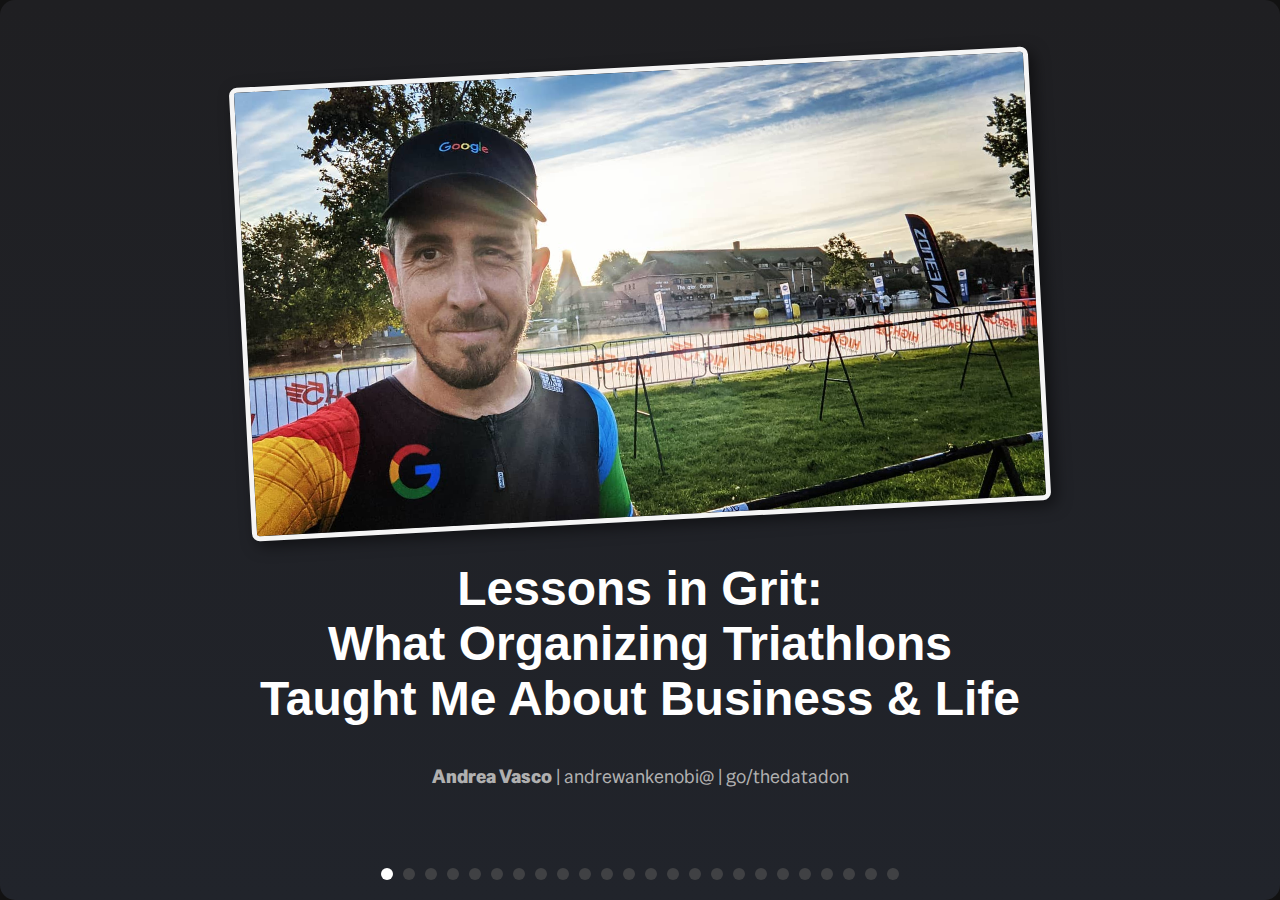
<file: index.html>
<!DOCTYPE html>
<html lang="en">
<head>
    <meta charset="UTF-8">
    <meta name="viewport" content="width=device-width, initial-scale=1.0">
    <title>Ironman Organizer Journey</title>
    <link rel="preconnect" href="https://fonts.googleapis.com">
    <link rel="preconnect" href="https://fonts.gstatic.com" crossorigin>
    <link href="https://fonts.googleapis.com/css2?family=Special+Gothic&display=swap" rel="stylesheet">
    <link rel="stylesheet" href="style.css">
</head>
<body>
    <div class="card-container">

        <!-- Card 1: Title -->
        <div class="card" id="card-1">
            <div class="card-content-wrapper">
                <img src="images/andre-title.jpeg" alt="Andrea Vasco Title Image" class="headshot">
                <h1>Lessons in Grit:<br>What Organizing Triathlons<br>Taught Me About Business & Life</h1>
                
                <p><strong>Andrea Vasco</strong> | andrewankenobi@ | go/thedatadon </p>
                        
                    

                 <p style="text-align: center; font-size: 1em; margin-top: 40px;"></p>
                <!-- Visual Concept: Path winding through different landscapes -->
            </div>
        </div>

        <!-- Card 1.5: Immersion: Chaos & Calm -->
        <div class="card" id="card-1.5">
            <div class="card-content-wrapper">
                <h2>The Opening Scene</h2>
                <h1>Immersion: Chaos & Calm</h1>
                 <div class="subcard-area">
                    <div class="sub-card story-sub-card">
                        <h3>The Plunge</h3>
                        <p>Imagine: Mediterranean Sea near Monaco. The horn echoes. Plunging into churning chaos with 3000 bodies – bubbles, foam, limbs, a muffled roar. Exhilarating, terrifying. A washing machine of adrenaline.</p>
                    </div>
                    <div class="sub-card story-sub-card">
                         <h3>Finding the Calm</h3>
                         <p>Push off, find space, head down. World transforms. Roar fades to a deep hum. Only rhythmic arms, steady heartbeat, dancing sunlight in the incredible blue. Profound, sacred calm amidst the frenzy.</p>
                    </div>
                    <div class="sub-card story-sub-card">
                        <h3>Surfacing to the Challenge</h3>
                        <p>Surface, gasping. Salt, sun, the rumble of swimmers returns. Looking towards shore, ~1km away, the chaos feels different – the energy of the challenge. A smile, embracing the day.</p>
                    </div>
                 </div>
                 <!-- Visual Concept: Split image - chaotic surface splash / serene underwater view -->
            </div>
        </div>

        <!-- Card 2: The Spark -->
        <div class="card" id="card-2">
            
            <div class="card-content-wrapper">
                <h2>The Starting Point</h2>
                <h1>A Search for Challenge</h1>
                <div class="subcard-area">
                    <div class="sub-card story-sub-card connect-next">
                        <h3>The Engineer's Restlessness</h3>
                        <p>After finishing an engineering degree, there was a persistent feeling – not ambition, but a need to find out what I was truly capable of, maybe fueled by whispers that I wasn't quite measuring up. This led to a search for an intensely personal challenge.</p>
                    </div>
                     <div class="sub-card story-sub-card connect-next">
                        <h3>Rediscovering the Water</h3>
                        <p>A return to swimming, years after stopping competitive swimming, began casually with a colleague at Vodafone during lunch breaks. It felt good to be back in the water, rediscovering that familiar physical effort.</p>
                        
                     </div>
                     <div class="sub-card story-sub-card">
                        <h3>Triathlon? The Initial Reaction</h3>
                        <p>The same colleague asked, "Have you ever heard of triathlon?" My immediate internal reaction: 'No way. Because of the running.'<br>I genuinely disliked it.</p>
                        <p>But something else stirred...</p>
                     </div>
                </div>
                 <!-- Visual Concept: Ripples -> Pool Lane -> Running Shoe with Question Mark -->
            </div>
        </div>

        <!-- Card 3: The Leap -->
        <div class="card" id="card-3">
             
             <div class="card-content-wrapper">
                <h2>Taking the Plunge</h2>
                <h1>Overcoming the Excuse</h1>
                <div class="subcard-area">
                    <div class="sub-card story-sub-card">
                        <h3>Underlying Intrigue</h3>
                        <p>Despite the initial aversion to running, there was an undeniable flicker of intrigue. That multi-sport endurance challenge felt *exactly* like the demanding, personal test I realised I'd always been seeking.</p>
                        <p>Was the running just a convenient excuse I'd allowed myself before? In that moment, feeling ready for a real challenge, I decided to push past the old excuse and take the leap.</p>
                    </div>
                    <div class="sub-card question-sub-card">
                        <h3>Lesson Hint: Challenge Limits</h3>
                        <p>Challenge self-imposed limitations and the convenient excuses we make.</p>
                        <p class="reflection-prompt">What 'convenient excuse' might be holding you back?</p>
                    </div>
                </div>
                <!-- Visual Concept: Running shoes next to water/bike, question mark over running path -->
            </div>
        </div>

        <!-- Card 4: Early Days & Guidance -->
        <div class="card" id="card-4">
             <div class="card-content-wrapper">
                <h2>Entering a New World</h2>
                <h1>Finding Guidance</h1>
                 <div class="subcard-area">
                    <div class="sub-card story-sub-card">
                         <h3>Navigating the Unknown</h3>
                         <p>Showing up at the club (late 90s/early 00s - a different world with basic mobiles, dial-up, no social media), I was enthusiastic but clueless. Thankfully, an experienced racer and coach noticed and took me under his wing.</p>
                    </div>
                    <div class="sub-card story-sub-card">
                        <h3>The Right Mentor Finds You</h3>
                         <p>His practical approach: 'Let's work together so you don't get injured straight away, and let's channel this passion.' It felt like the right guidance found me when I took that first step, rather than me seeking it out.</p>
                    </div>
                 </div>
                 <!-- Visual Concept: Mentor guiding student, old mobile phone contrasted with modern one -->
            </div>
        </div>

         <!-- Card 5: Humility & Perspective (Coach) -->
        <div class="card" id="card-5">
            <div class="card-content-wrapper">
                <h2>Lesson 1</h2>
                <h1>Humility & Commitment Over Hierarchy</h1>
                 <div class="subcard-area">
                    <div class="sub-card story-sub-card">
                        <h3>An Olympian's Insight</h3>
                        <p>This coach, whose brother was an Olympian, shared a key insight: In endurance sports, there are Olympians, and then everyone else. But the underlying drive, the human element, is similar for all who commit.</p>
                        <p>This struck me deeply, suggesting focus less on hierarchy and more on personal commitment. Later, meeting humble Olympians confirmed this: true excellence often comes with deep respect for everyone's effort, regardless of speed.</p>
                    </div>
                    <div class="sub-card question-sub-card">
                        <h3>Core Lesson & Reflection</h3>
                        <p><strong>Focus on the commitment and the shared human drive, not just the performance level. Humility is often tied to true excellence.</strong></p>
                        <p class="relevance">Relevance: Valuing contribution over title, fostering inclusive teams, respecting diverse skill levels.</p>
                        <p class="reflection-prompt">How can you better recognize commitment over hierarchy in your environment?</p>
                    </div>
                 </div>
                 <!-- Visual Concept: Stylized podium with diverse figures, focus lines converging on 'commitment' -->
            </div>
        </div>

        <!-- Card 6: The Ironman Dream -->
        <div class="card" id="card-6">
            <div class="card-content-wrapper">
                <h2>Pushing Further</h2>
                <h1>The Allure of Ironman</h1>
                 <div class="subcard-area">
                    <div class="sub-card story-sub-card">
                        <h3>Discovering Capability</h3>
                        <p>Under guidance, I discovered unknown capabilities, started doing well, even representing my country. The discipline and pushing limits were the real draw.</p>
                    </div>
                    <div class="sub-card story-sub-card">
                        <h3>The Next Mountain</h3>
                        <p>While enjoying Olympic distance races, I became fascinated by the almost mythical challenge of the Ironman. After completing a half-Ironman (70.3), the pull towards the full distance was irresistible. That became the next big mountain to climb.</p>
                    </div>
                 </div>
                <!-- Visual Concept: Distant, imposing mountain peak, athlete looking towards it -->
             </div>
        </div>

        <!-- Card 7: Facing the Marathon -->
        <div class="card" id="card-7">
            <div class="card-content-wrapper">
                 <h2>Lesson 2</h2>
                 <h1>Reframe the Daunting</h1>
                 <div class="subcard-area">
                    <div class="sub-card story-sub-card">
                        <h3>The Overwhelming Challenge</h3>
                        <p>Preparing for the first full Ironman brought internal challenges. The sheer scale, especially running a marathon after the long swim and bike, felt overwhelming. I expressed this fear to my coach.</p>
                    </div>
                    <div class="sub-card quote-sub-card">
                        <p>"When you get there, it's just a marathon."</p>
                    </div>
                    <div class="sub-card story-sub-card">
                        <h3>The Coach's Wisdom</h3>
                         <p>It sounded dismissive at first, but as hard training weeks passed, the words sank in. It became a central question: How much energy do we waste worrying about the enormity of a task instead of focusing on the next step?</p>
                    </div>
                    <div class="sub-card question-sub-card">
                        <h3>Core Lesson & Reflection</h3>
                        <p><strong>Perspective has the power to reframe overwhelming challenges into manageable steps. Train the mind, not just the body (or skills).</strong></p>
                        <p class="relevance">Relevance: Tackling large projects, managing cognitive load, overcoming imposter syndrome, focusing on sprints/milestones.</p>
                        <p class="reflection-prompt">Reflection: How can you break down your biggest challenge into 'just the next step'?</p>
                    </div>
                </div>
                <!-- Visual Concept: Quote overlaid on a long road or marathon finish line -->
            </div>
        </div>

        <!-- Card 8: Going Public (Unexpectedly) -->
        <div class="card" id="card-8">
            <div class="card-content-wrapper">
                <h2>The Unplanned Broadcast</h2>
                <h1>Unexpected Exposure</h1>
                <div class="subcard-area">
                    <div class="sub-card story-sub-card">
                        <h3>Keeping Passion Private</h3>
                        <p>I was determined to keep this intense passion separate from my professional life at Vodafone. It felt like a personal proving ground, maybe not fitting the 'engineer' box.</p>
                        <p>A small favor for a teammate: writing about my journey for his tiny trail running magazine (maybe a few hundred copies). I forgot about it.</p>
                    </div>
                     <div class="sub-card story-sub-card">
                        <h3>Sudden Spotlight</h3>
                         <p>Race day, Nice, France: During the bike leg, my support crew's phones blew up. Vodafone colleagues asking, "Is that really him?" The small article landed on a famous radio host's desk, who talked about my story live on air! My quiet challenge was suddenly public knowledge.</p>
                     </div>
                    <div class="sub-card question-sub-card">
                        <h3>Lesson Hint: Embrace Serendipity</h3>
                         <p>Be open to unexpected outcomes; your passions might resonate more widely and positively than you anticipate.</p>
                         <p class="reflection-prompt">Where might sharing a personal passion lead unexpectedly?</p>
                     </div>
                 </div>
                  <!-- Visual Concept: Radio tower broadcasting, ripples expanding outwards -->
            </div>
        </div>

        <!-- Card 9: Identifying the Need -->
        <div class="card" id="card-9">
            <div class="card-content-wrapper">
                <h2>A Critical Look</h2>
                <h1>Seeing the Opportunity</h1>
                <div class="subcard-area">
                    <div class="sub-card story-sub-card">
                        <h3>Positive Feedback Loop</h3>
                        <p>Back at work, the reaction wasn't judgment, but genuine curiosity and even impressiveness. This positive feedback started a new line of thinking: Maybe this passion wasn't something to hide?</p>
                    </div>
                     <div class="sub-card story-sub-card">
                        <h3>Observing the Gap</h3>
                        <p>It also made me look more critically at the Italian triathlon scene. Incredible passion? Yes. But compared to Nice, races often lacked professionalism (basic facilities, inconsistent marking, limited support). Not lack of heart, but perhaps resources or experience.</p>
                    </div>
                     <div class="sub-card question-sub-card">
                        <h3>Connecting the Dots</h3>
                        <p>My intense experience + Unexpected positive reaction + State of local races = A new, audacious thought...</p>
                        <p class="relevance">Lesson Hint: Opportunities often lie at the intersection of personal experience, observation, and unmet needs.</p>
                        <p class="reflection-prompt">What gaps exist where your experience and observations intersect?</p>
                    </div>
                </div>
                <!-- Visual Concept: Lightbulb moment, connecting dots graphic -->
             </div>
        </div>

        <!-- Card 10: The Vision & First Steps -->
        <div class="card" id="card-10">
             <div class="card-content-wrapper">
                 <h2>The Audacious Idea</h2>
                 <h1>Bringing Pro Races to Italy</h1>
                 <div class="subcard-area">
                    <div class="sub-card story-sub-card">
                        <h3>The "What If?"</h3>
                         <p>The thought began to form: What if Italy was ready for a truly professional triathlon experience? What if we could bring a major international brand, like Ironman, here? The idea felt huge, maybe impossible, but it wouldn't leave me alone.</p>
                    </div>
                    <div class="sub-card story-sub-card">
                         <h3>From Idea to Action</h3>
                         <p>Cautious talks with passionate club members confirmed the idea resonated. It grew from a 'what if' to a 'maybe we could'. But passion alone wasn't enough. We needed structure, support, legitimacy.</p>
                    </div>
                 </div>
                 <!-- Visual Concept: Map of Italy with Ironman logo superimposed, speech bubbles connecting people -->
             </div>
        </div>

        <!-- Card 11: Meeting the President -->
        <div class="card" id="card-11">
             <div class="card-content-wrapper">
                <h2>Seeking Legitimacy</h2>
                <h1>The Crucial Meeting</h1>
                 <div class="subcard-area">
                    <div class="sub-card story-sub-card">
                        <h3>Gaining an Ally</h3>
                        <p>Through connections, we secured a meeting with the President of the Italian Triathlon Federation. He listened intently, saw the potential and energy.</p>
                        <p>But he was grounded in reality. He offered mentorship and guidance through the complex world of Italian sports politics (all linked to the Olympic committee structure), with one firm condition:</p>
                    </div>
                    <div class="sub-card quote-sub-card">
                        <p>"You have to be serious. You have to form a proper company. This isn't just a hobby anymore."</p>
                    </div>
                    <div class="sub-card story-sub-card">
                        <h3>The Condition</h3>
                         <p>If we wanted his help, we had to treat it as a real business venture from day one. That meeting felt like standing on the edge of a much bigger commitment.</p>
                    </div>
                 </div>
                 <!-- Visual Concept: Formal handshake, contract/document icon -->
            </div>
        </div>

        <!-- Card 12: Taking the Plunge -->
        <div class="card" id="card-12">
             <div class="card-content-wrapper">
                <h2>Lesson 3</h2>
                <h1>Commitment Needs Structure & Execution</h1>
                 <div class="subcard-area">
                    <div class="sub-card story-sub-card">
                        <h3>Crossing the Line</h3>
                        <p>Taking his words to heart, we formed the company. A momentous step, crossing from passionate athletes to actual entrepreneurs. The learning curve felt vertical immediately.</p>
                    </div>
                    <div class="sub-card story-sub-card">
                        <h3>Reality Check</h3>
                         <p>The dream versus the day-to-day reality of building a business was profoundly different. My engineering background helped analytically, but the events/sports management world operated with unfamiliar intensity (tireless hours, multiple languages, dizzying decision speed).</p>
                    </div>
                    <div class="sub-card question-sub-card">
                        <h3>Core Lesson & Reflection</h3>
                        <p><strong>A vision needs structure (like forming a company) to become real. Execution is everything, demanding new skills and recognizing the gap between idea and operational reality.</strong></p>
                         <p class="relevance">Relevance: Launching products/initiatives, importance of operational planning, bridging strategy and execution.</p>
                         <p class="reflection-prompt">What structure does your current vision need to become reality?</p>
                     </div>
                 </div>
                 <!-- Visual Concept: Blueprint turning into a 3D structure, gears meshing -->
             </div>
        </div>

         <!-- Card 13: Navigating Bureaucracy -->
        <div class="card" id="card-13">
             <div class="card-content-wrapper">
                <h2>Lesson 4</h2>
                 <h1>Navigating Complexity Requires Persistence</h1>
                 <div class="subcard-area">
                    <div class="sub-card story-sub-card">
                        <h3>Diving into the Maze</h3>
                        <p>Then came the practicalities: diving headfirst into Italian public administration, local politics, and stakeholder webs. It felt like walking through a complex maze or a 'house of cards'. Official titles didn't predict challenges; similar hurdles and human motivations existed across the board.</p>
                    </div>
                    <div class="sub-card story-sub-card">
                        <h3>The Grind</h3>
                        <p>Dealing with multiple municipalities (permits, police, closures) each with its own pace and people required resilience and creative problem-solving. Some officials were great partners, others indifferent or overwhelmed. You couldn't force things, but couldn't give up. Endless follow-up, patience, managing absurd situations (like police complaining about a race days before it happened!).</p>
                    </div>
                    <div class="sub-card question-sub-card">
                        <h3>Core Lesson & Reflection</h3>
                        <p><strong>Complex systems (like bureaucracy or large orgs) demand relentless persistence, patience, and creative problem-solving. The 'why' (passion/purpose) is essential fuel.</strong></p>
                        <p class="relevance">Relevance: Dealing with large org structures, navigating approvals, managing cross-functional dependencies, long-term projects.</p>
                         <p class="reflection-prompt">Where does your current complex challenge require more persistence or creative workarounds?</p>
                     </div>
                 </div>
                 <!-- Visual Concept: Stylized maze with roadblocks and detours -->
             </div>
        </div>

          <!-- Card 14: Stakeholder Empathy -->
        <div class="card" id="card-14">
            <div class="card-content-wrapper">
                 <h2>Lesson 5</h2>
                 <h1>Success Hinges on Stakeholder Empathy</h1>
                 <div class="subcard-area">
                    <div class="sub-card story-sub-card">
                        <h3>Beyond the Surface</h3>
                        <p>A huge lesson during the bureaucracy phase: understanding what *truly* drives decisions. It wasn't always the stated benefits (tourism, sport). Often, it was about the unstated needs, political capital, or personal priorities of individuals involved. Success required listening differently, looking beyond the surface.</p>
                    </div>
                      <div class="sub-card story-sub-card">
                        <h3>Finding the "Yes"</h3>
                        <p class="story-quote">The key question became: 'What does this person, this department, this town *really* need to feel invested in this?'</p>
                        <p>It wasn't just presenting a good project; it was ensuring everyone crucial felt they had a reason to say 'yes', that there was value *for them* too.</p>
                    </div>
                    <div class="sub-card question-sub-card">
                        <h3>Core Lesson & Reflection</h3>
                        <p><strong>To navigate complex systems and gain buy-in, understand and address the unstated needs and motivations of key stakeholders.</strong></p>
                         <p class="relevance">Relevance: Influencing without authority, negotiation, cross-functional alignment, understanding team/leadership motivations.</p>
                        <p class="reflection-prompt">Whose unstated needs could you understand better to move your project forward?</p>
                     </div>
                 </div>
                 <!-- Visual Concept: Network diagram with key nodes highlighted, empathy/listening icons -->
            </div>
        </div>

        <!-- Card 15: Operational Excellence -->
        <div class="card" id="card-15">
            <div class="card-content-wrapper">
                 <h2>Lesson 6</h2>
                 <h1>Execution Demands User Obsession</h1>
                 <div class="subcard-area">
                    <div class="sub-card story-sub-card">
                        <h3>Living the Product</h3>
                        <p>Finally organizing races (Milan, Sardinia). One thing became crystal clear: no substitute for knowing your 'product' inside out. We couldn't just design a course on paper; we had to live it.</p>
                        <p>We rode/ran the routes countless times, learning every pothole, corner, wind pattern, current. Obsessed over details making a race special for athletes (best medal, race bag contents).</p>
                    </div>
                    <div class="sub-card quote-sub-card">
                        <p>"Let's create the race <em>we</em> would want to participate in."</p>
                    </div>
                    <div class="sub-card story-sub-card">
                        <h3>Athlete-Centric Mindset</h3>
                         <p>This deep immersion wasn't just quality control; it was about respect for the athletes and their challenge.</p>
                    </div>
                    <div class="sub-card question-sub-card">
                        <h3>Core Lesson & Reflection</h3>
                        <p><strong>True quality execution comes from deep user/customer empathy and intimate product knowledge. Experience it yourself.</strong></p>
                         <p class="relevance">Relevance: User focus, product excellence, 'dogfooding', customer journey mapping, operational rigor.</p>
                         <p class="reflection-prompt">How deeply do you truly understand your user's/customer's end-to-end experience?</p>
                     </div>
                 </div>
                 <!-- Visual Concept: Athlete's eye view of a race course detail, close-up on a quality medal -->
             </div>
        </div>

        <!-- Card 16: Building the Team -->
        <div class="card" id="card-16">
             <div class="card-content-wrapper">
                 <h2>Leveraging Expertise</h2>
                 <h1>Building the Core Team</h1>
                 <div class="subcard-area">
                    <div class="sub-card story-sub-card">
                        <h3>Recognizing Limits</h3>
                        <p>The sheer scale quickly hit: I couldn't do everything, nor was I the best person for every task. Recognizing limitations and learning *who* to ask for help became critical.</p>
                    </div>
                    <div class="sub-card story-sub-card">
                        <h3>Assembling the Experts</h3>
                        <p>Reached back out to the Federation President. Brought in an experienced (competitor!) race organizer willing to collaborate. Convinced a respected Olympic referee to be Race Director. Another enthusiastic club president joined.</p>
                        <p>Building this core team, trusting their expertise, and communicating clearly and directly – cutting out noise, focusing on solutions – was a vital step.</p>
                    </div>
                    <div class="sub-card question-sub-card">
                        <h3>Lesson Hint: Strength in Collaboration</h3>
                         <p>Recognize your limits, seek complementary expertise, and foster clear, solution-focused communication.</p>
                         <p class="reflection-prompt">Whose expertise could significantly help your current challenge?</p>
                     </div>
                 </div>
                 <!-- Visual Concept: Puzzle pieces coming together, diverse skill icons linked -->
             </div>
        </div>

        <!-- Card 17: Leading Volunteers -->
        <div class="card" id="card-17">
             <div class="card-content-wrapper">
                <h2>Lesson 7</h2>
                 <h1>Lead with Empathy, Presence & Trust</h1>
                 <div class="subcard-area">
                    <div class="sub-card story-sub-card">
                        <h3>The Volunteer Challenge</h3>
                         <p>Organizing relies heavily on volunteers – a unique leadership challenge (no leverage, varied skills, goodwill motivation). How to ensure they show up and feel valued?</p>
                    </div>
                     <div class="sub-card quote-sub-card">
                        <p>Core principle: "Never ask someone to do something you wouldn't be willing to do yourself."</p>
                    </div>
                    <div class="sub-card story-sub-card">
                        <h3>Leading by Example</h3>
                        <p>Approach: Lead by example, show profound gratitude (best volunteer package, quality meals). Crucially: Camped onsite during race week, visible and accessible 24/7.</p>
                         <p>Transparency about the mission, emphasizing their crucial role (face of the org, creating athlete experience). Result: An astounding 'family' of ~1,500 volunteers, many with no prior experience, working incredibly hard. Some still write today.</p>
                    </div>
                    <div class="sub-card question-sub-card">
                        <h3>Core Lesson & Reflection</h3>
                        <p><strong>Effective leadership, especially of volunteers or teams without direct authority, requires genuine empathy, visible presence, demonstrated gratitude, and building trust.</strong></p>
                         <p class="relevance">Relevance: Management, motivation, building team culture, psychological safety, servant leadership.</p>
                        <p class="reflection-prompt">How can you demonstrate more empathy and build trust within your team through your actions?</p>
                     </div>
                 </div>
                 <!-- Visual Concept: Leader working alongside volunteers, large group photo -->
             </div>
        </div>

        <!-- Card 18: Setbacks, Resilience & Impermanence -->
        <div class="card" id="card-18">
            <div class="card-content-wrapper">
                <h2>Lesson 8</h2>
                <h1>Resilience, Setbacks & Impermanence</h1>
                <div class="subcard-area">
                     <div class="sub-card story-sub-card">
                        <h3>Flexibility & The Unexpected</h3>
                        <p>Things rarely go to plan. Flexibility became the mantra. Example: Needing a motorbike follower last minute, my then-girlfriend (now wife) dropped everything and did it – the 'all hands on deck' spirit.</p>
                     </div>
                    <div class="sub-card story-sub-card">
                        <h3>Dealing with Loss & Instability</h3>
                        <p>But not all is manageable with flexibility. Major blows: Sudden passing of my early coach, then the Federation President (our mentor). Complete shocks. Beyond personal loss, this created instability and new obstacles.</p>
                         <p>A harsh lesson in resilience, how quickly things change due to external factors, and the need to carry on while grieving and facing renewed uncertainty.</p>
                    </div>
                    <div class="sub-card story-sub-card">
                        <h3>Perspective from Impermanence</h3>
                        <p>These sudden losses hammered home life's brutal unpredictability – any day could be the last. If everything can vanish, perhaps we shouldn't take worldly stresses so seriously? Not apathy, but embracing the ride, living mindfully, focusing on effort and connection over anxieties about uncontrollable outcomes. Be ready for the unthinkable.</p>
                    </div>
                     <div class="sub-card question-sub-card">
                        <h3>Core Lesson & Reflection</h3>
                        <p><strong>Expect the unexpected. Flexibility helps, but true resilience is built navigating major setbacks *and* grappling with impermanence to gain perspective.</strong></p>
                        <p class="relevance">Relevance: Dealing with change, failure, loss, maintaining focus amid uncertainty, finding perspective.</p>
                        <p class="reflection-prompt">How does acknowledging impermanence shift your perspective on current challenges or stresses?</p>
                     </div>
                 </div>
                 <!-- Visual Concept: Kintsugi (mended pottery), fading photograph, strong tree weathering storm -->
             </div>
        </div>

        <!-- Card 19: The Human Element -->
        <div class="card" id="card-19">
             <div class="card-content-wrapper">
                 <h2>Lesson 9</h2>
                 <h1>True Impact Lifts Others</h1>
                 <div class="subcard-area">
                     <div class="sub-card story-sub-card">
                         <h3>An Inspiring Connection</h3>
                        <p>Perhaps the most heartwarming lessons came from human connections. Example: A young woman in Sardinia, passionate about sports, dreamed of working for a major org. She worked tirelessly for us with infectious enthusiasm, even with uncertain pay initially.</p>
                         <p>Grateful, we helped introduce her to RCS Sport (Giro d'Italia organizers). She got her break, achieved her dream.</p>
                     </div>
                    <div class="sub-card story-sub-card">
                        <h3>The Unexpected Gift</h3>
                         <p>Years later, out of the blue, she sent me an original Marco Pantani cycling jersey she obtained – a gift remembering the chance we gave her, however small or messy it seemed then.</p>
                    </div>
                     <div class="sub-card quote-sub-card">
                        <p>"Following your own dreams feels even better when you can help someone else take a step towards theirs."</p>
                    </div>
                    <div class="sub-card question-sub-card">
                        <h3>Core Lesson & Reflection</h3>
                        <p><strong>Look beyond the main goal; the most lasting impact might be on the individual lives you touch and the opportunities you help create.</strong></p>
                        <p class="relevance">Relevance: Mentorship, positive influence, building community, legacy beyond tasks.</p>
                        <p class="reflection-prompt">Whose growth or success can you help enable, even in small ways?</p>
                     </div>
                 </div>
                 <!-- Visual Concept: One hand helping another up, ripples spreading from a point -->
             </div>
        </div>

        <!-- Card 20: Mission Accomplished & Reflection -->
        <div class="card" id="card-20">
            <div class="card-content-wrapper">
                <h2>The Finish Line (of sorts)</h2>
                <h1>Mission Accomplished & Moving On</h1>
                <div class="subcard-area">
                    <div class="sub-card story-sub-card">
                        <h3>Achieving the Goal</h3>
                        <p>Despite challenges, setbacks, and the grind, we achieved what we set out to do. The big brands came to Italy. Races were established. One major race today still uses a course we pioneered. Mission accomplished.</p>
                    </div>
                     <div class="sub-card story-sub-card">
                        <h3>Time for a New Chapter</h3>
                        <p>Around this time, deep reflection began. The journey was rewarding, but the day-to-day reality (constant public admin/politics) wasn't my long-term passion. Technology, my original field, pulled me back. Having achieved the goal, I could step away with completion, ready for the next adventure, carrying the lessons learned.</p>
                     </div>
                 </div>
                 <!-- Visual Concept: Finish line banner, person looking back at a path then forward to a new one -->
            </div>
        </div>

        <!-- Card 21: How Strong Teams Are Forged -->
        <div class="card" id="card-21">
             <div class="card-content-wrapper">
                 <h2>Lesson 10</h2>
                 <h1>Teams Forged in the Grinder</h1>
                 <div class="subcard-area">
                     <div class="sub-card quote-sub-card">
                        <p>"Great teams are forged in 'the grinder' – by tackling difficult challenges together."</p>
                     </div>
                     <div class="sub-card story-sub-card">
                        <h3>Beyond Comfort Zones</h3>
                         <p>Leading volunteers and working with the core team through immense pressure confirmed it: Great teams aren't forged in comfortable settings like happy hours or games. They are forged in 'the grinder'.</p>
                         <p>Facing setbacks, working tirelessly towards a common goal, sharing the vulnerability and triumph – that's where the deep bond forms. The connection feels more real when built on shared effort and purpose.</p>
                     </div>
                     <div class="sub-card question-sub-card">
                        <h3>Core Lesson & Reflection</h3>
                        <p><strong>Shared struggle and overcoming adversity build the strongest, most authentic team bonds.</strong></p>
                         <p class="relevance">Relevance: Team building through challenging projects, psychological safety, resilience, authentic connection.</p>
                        <p class="reflection-prompt">What shared 'grinder' experience has most strongly bonded a team you've been on?</p>
                     </div>
                 </div>
                 <!-- Visual Concept: Abstract image of strong interlocking fibers/gears under pressure -->
             </div>
        </div>

        <!-- Card 22: The Enduring Value of Big Challenges -->
        <div class="card" id="card-22">
             <div class="card-content-wrapper">
                 <h2>Lesson 11</h2>
                 <h1>Growth Through Embracing the Impossible</h1>
                 <div class="subcard-area">
                     <div class="sub-card quote-sub-card">
                        <p>"The person who comes out the other side [of a big challenge] is fundamentally changed."</p>
                     </div>
                     <div class="sub-card story-sub-card">
                        <h3>The Transformation</h3>
                        <p>What's the lasting takeaway? The undeniable value of taking on challenges that seem too big, too complex. You might not stay in that field, but the person emerging is fundamentally changed.</p>
                         <p>You learn about the world, about people, and most importantly, about yourself – your limits, your resilience, your values. Those lessons stay with you, long after the race is over.</p>
                     </div>
                     <div class="sub-card question-sub-card">
                        <h3>Core Lesson & Reflection</h3>
                        <p><strong>Embracing huge challenges, even those outside your comfort zone, drives profound personal growth and provides lasting, transferable lessons.</strong></p>
                         <p class="relevance">Relevance: Personal development via stretch goals, continuous learning culture, career pivots, building resilience.</p>
                        <p class="reflection-prompt">What 'too big' challenge, if embraced, would grow you the most right now?</p>
                     </div>
                 </div>
                 <!-- Visual Concept: Seedling growing into strong tree, caterpillar transforming into butterfly -->
             </div>
        </div>

        <!-- Card 23: Relevance & Final Thoughts -->
        <div class="card" id="card-23">
             <div class="card-content-wrapper">
                <h1>Why This Matters (Here & Now)</h1>
                 <div class="subcard-area">
                     <div class="sub-card story-sub-card">
                        <h3>Universal Lessons for Demanding Environments</h3>
                        <p>This journey, while unique, surfaced universal lessons directly applicable to demanding environments like Google:</p>
                        <ul style="margin: 10px 0 10px 40px; list-style: disc; color: #d0d0d0;">
                            <li>Navigating Complexity & Ambiguity</li>
                            <li>Resilience in the Face of Setbacks</li>
                            <li>Execution Excellence & User Focus</li>
                            <li>Empathetic Leadership & Team Trust</li>
                            <li>The Power of Purpose & Shared Struggle</li>
                            <li>Growth Through Embracing Big Challenges</li>
                         </ul>
                        <p>These aren't just 'soft skills'; they are critical capabilities for innovation and impact.</p>
                     </div>
                    <div class="sub-card question-sub-card">
                        <h3>Final Reflection</h3>
                         <p class="reflection-prompt">What challenge will shape *your* next chapter?</p>
                         <p style="text-align: center; font-size: 1em; margin-top: 30px;">Thank You / Q&A</p>
                     </div>
                 </div>
                 <!-- Visual Concept: Keywords linked to Google logo/values, open road -->
             </div>
        </div>

        <!-- Card 24: Summary of Lessons -->
        <div class="card" id="card-24">
             <div class="card-content-wrapper">
                <h1>Lessons in Grit: Recap</h1>
                 <div class="subcard-area" style="justify-content: center;">
                     <div class="sub-card story-sub-card" style="flex-basis: 80%;">
                        <ul style="margin: 10px 0 10px 40px; list-style: decimal; color: #d0d0d0; font-size: 0.95em; line-height: 1.8;">
                            <li><strong>Humility & Commitment Over Hierarchy:</strong> Focus on shared drive, not just performance level.</li>
                            <li><strong>Reframe the Daunting:</strong> Perspective turns overwhelming challenges into manageable steps.</li>
                            <li><strong>Commitment Needs Structure & Execution:</strong> Vision needs structure; execution is everything.</li>
                            <li><strong>Navigating Complexity Requires Persistence:</strong> Complex systems demand patience, creativity, and purpose.</li>
                            <li><strong>Success Hinges on Stakeholder Empathy:</strong> Understand and address unstated needs/motivations.</li>
                            <li><strong>Execution Demands User Obsession:</strong> True quality comes from deep empathy and living the experience.</li>
                            <li><strong>Lead with Empathy, Presence & Trust:</strong> Especially crucial when leading without direct authority.</li>
                            <li><strong>Resilience, Setbacks & Impermanence:</strong> Build resilience through setbacks and gain perspective from life's fragility.</li>
                            <li><strong>True Impact Lifts Others:</strong> The most lasting impact can be helping others grow.</li>
                            <li><strong>Teams Forged in the Grinder:</strong> Shared struggle builds the strongest bonds.</li>
                            <li><strong>Growth Through Embracing the Impossible:</strong> Big challenges fundamentally change and grow you.</li>
                        </ul>
                     </div>
                 </div>
                 <!-- Visual Concept: Montage of previous lesson icons, or a winding path reaching a summit -->
             </div>
        </div>

    </div>

    <nav class="card-nav">
        <span class="nav-dot active" data-index="0"></span>
        <span class="nav-dot" data-index="1"></span>
        <span class="nav-dot" data-index="2"></span>
        <span class="nav-dot" data-index="3"></span>
        <span class="nav-dot" data-index="4"></span>
        <span class="nav-dot" data-index="5"></span>
        <span class="nav-dot" data-index="6"></span>
        <span class="nav-dot" data-index="7"></span>
        <span class="nav-dot" data-index="8"></span>
        <span class="nav-dot" data-index="9"></span>
        <span class="nav-dot" data-index="10"></span>
        <span class="nav-dot" data-index="11"></span>
        <span class="nav-dot" data-index="12"></span>
        <span class="nav-dot" data-index="13"></span>
        <span class="nav-dot" data-index="14"></span>
        <span class="nav-dot" data-index="15"></span>
        <span class="nav-dot" data-index="16"></span>
        <span class="nav-dot" data-index="17"></span>
        <span class="nav-dot" data-index="18"></span>
        <span class="nav-dot" data-index="19"></span>
        <span class="nav-dot" data-index="20"></span>
        <span class="nav-dot" data-index="21"></span>
        <span class="nav-dot" data-index="22"></span>
        <span class="nav-dot" data-index="23"></span>
    </nav>

    <script src="script.js" defer></script>
</body>
</html>
</file>
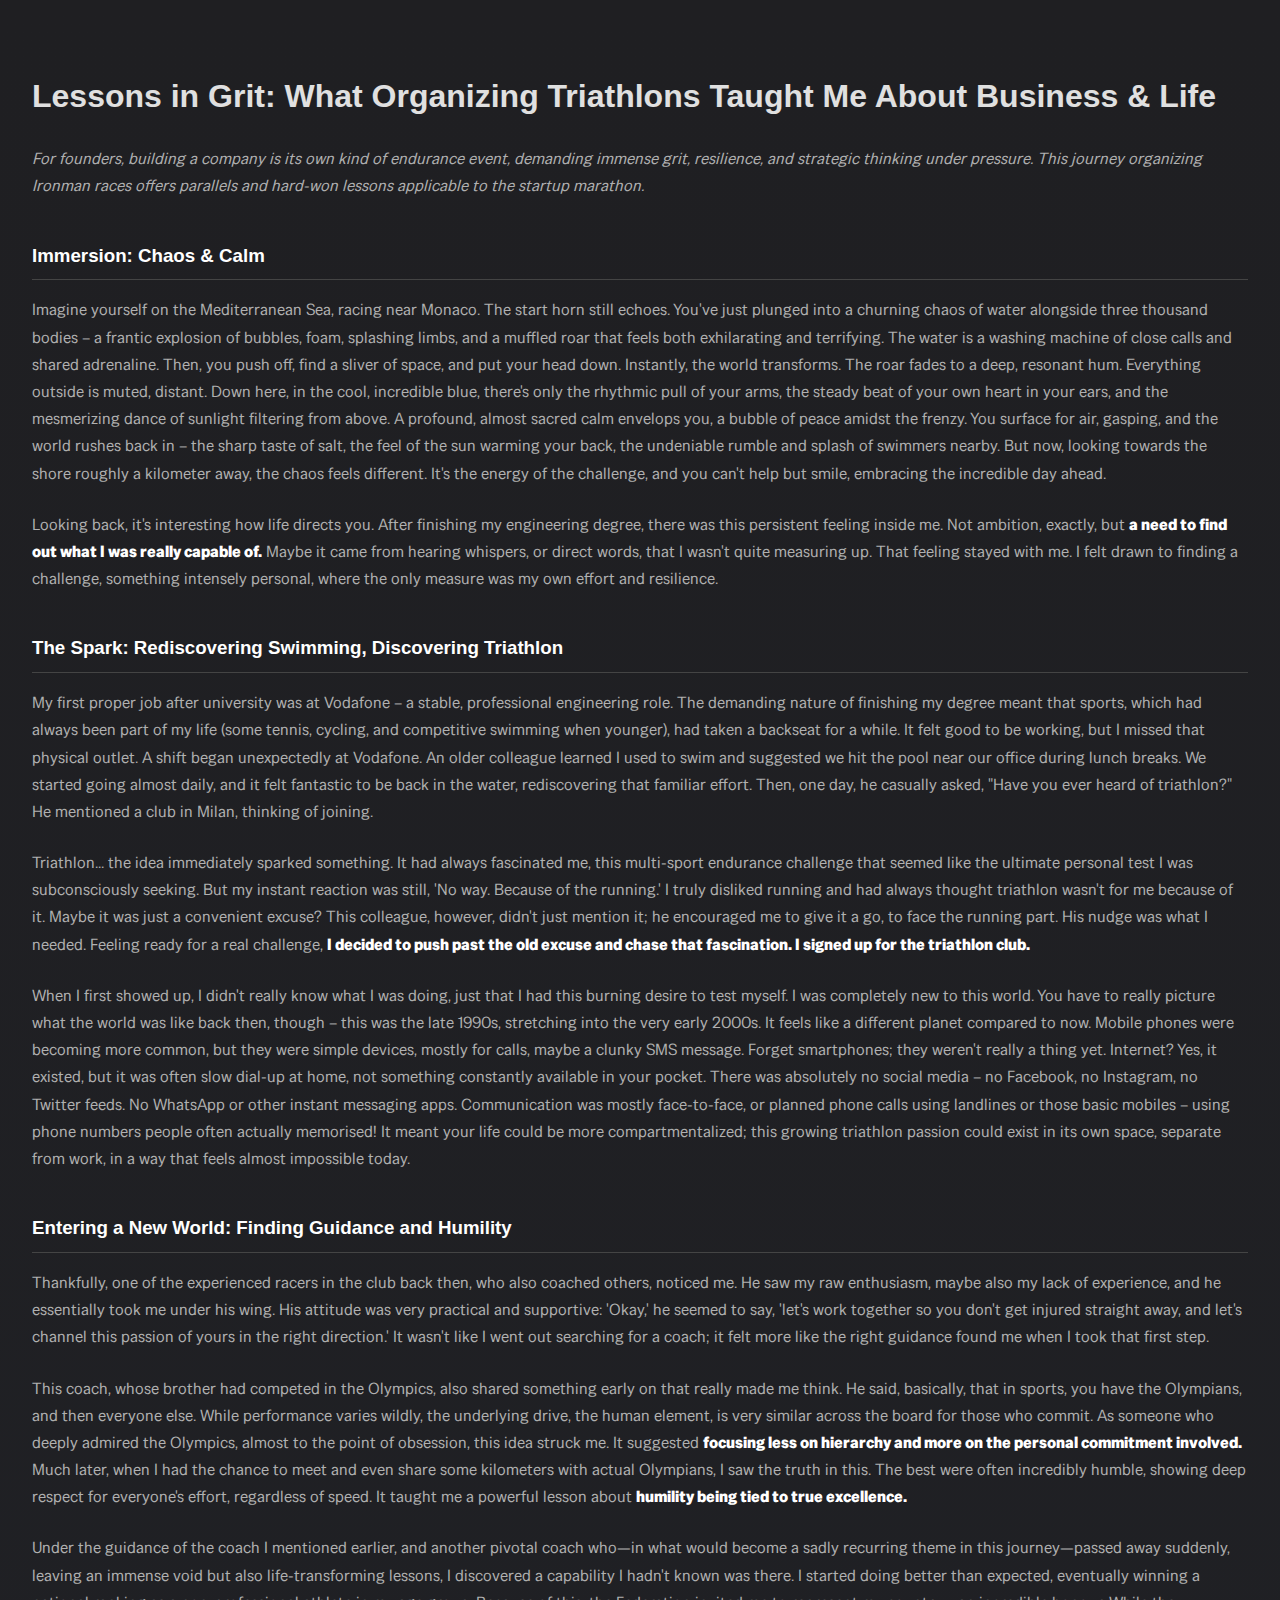
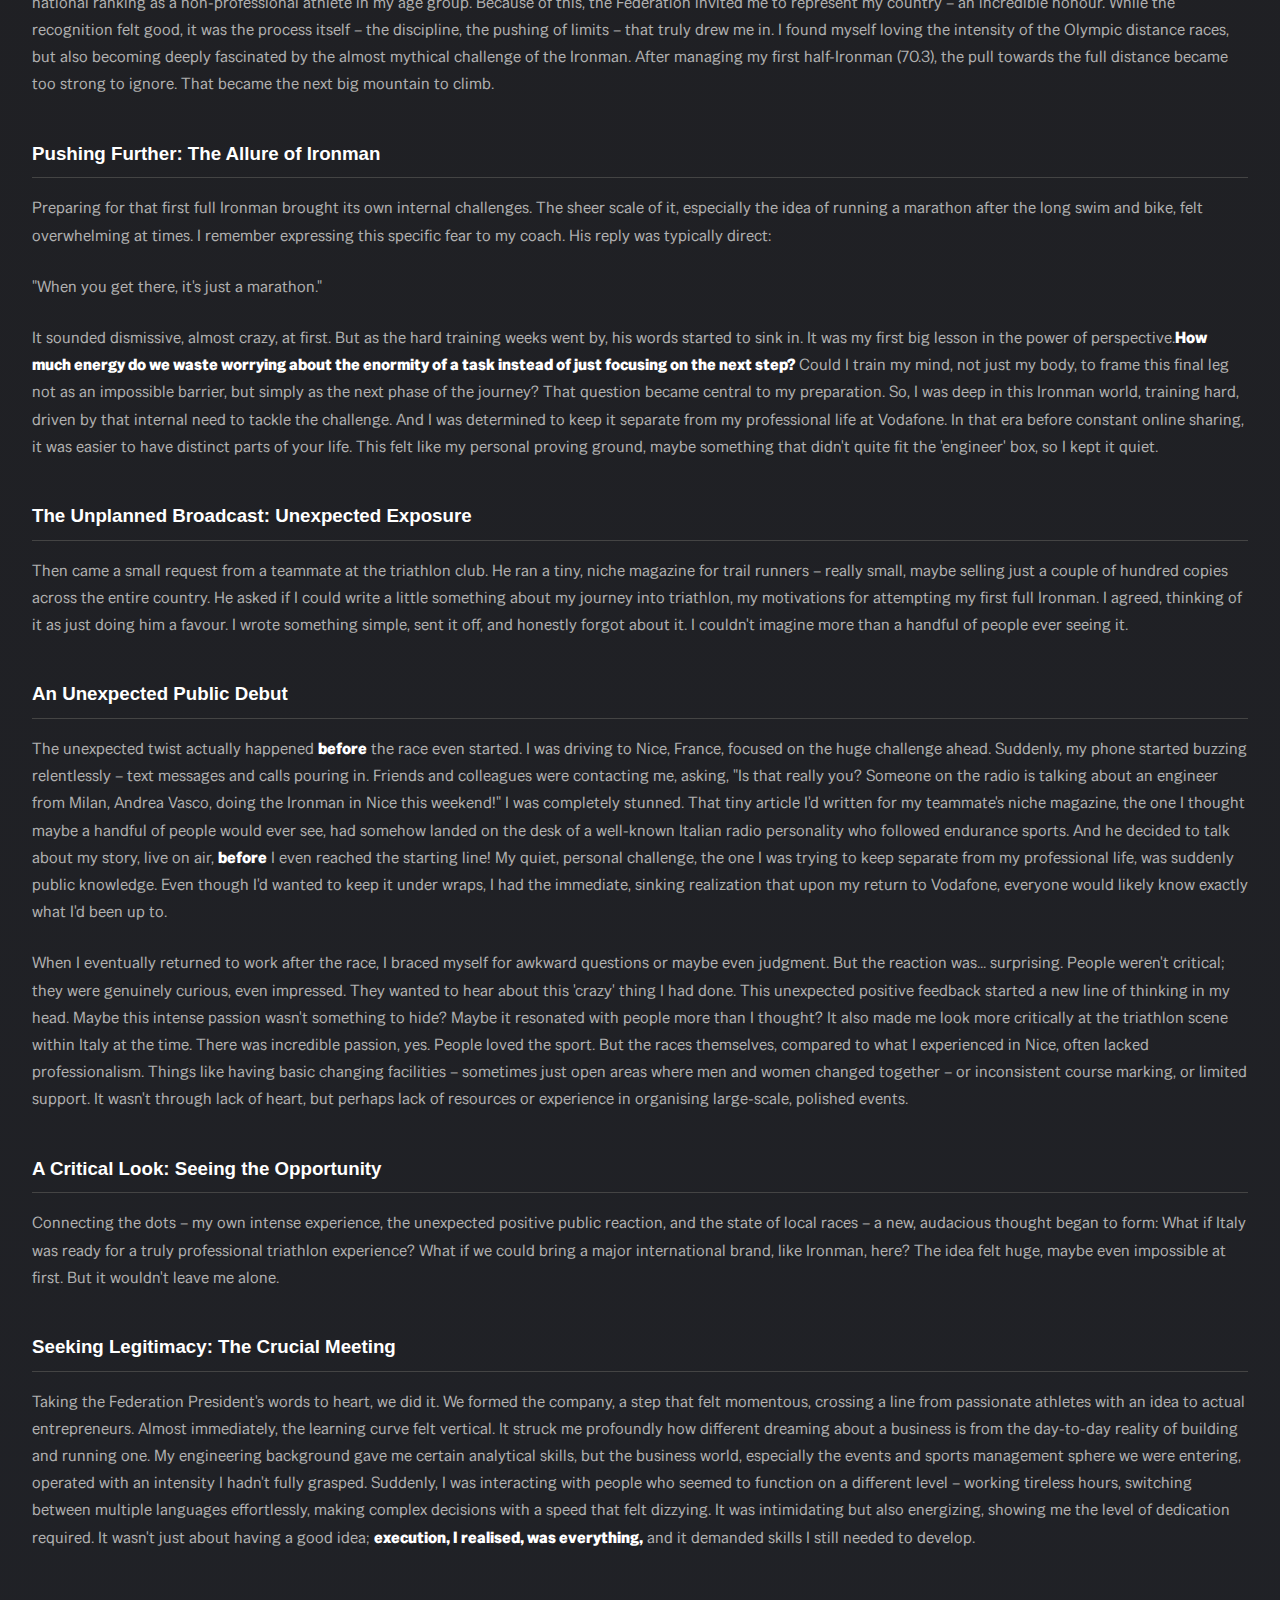
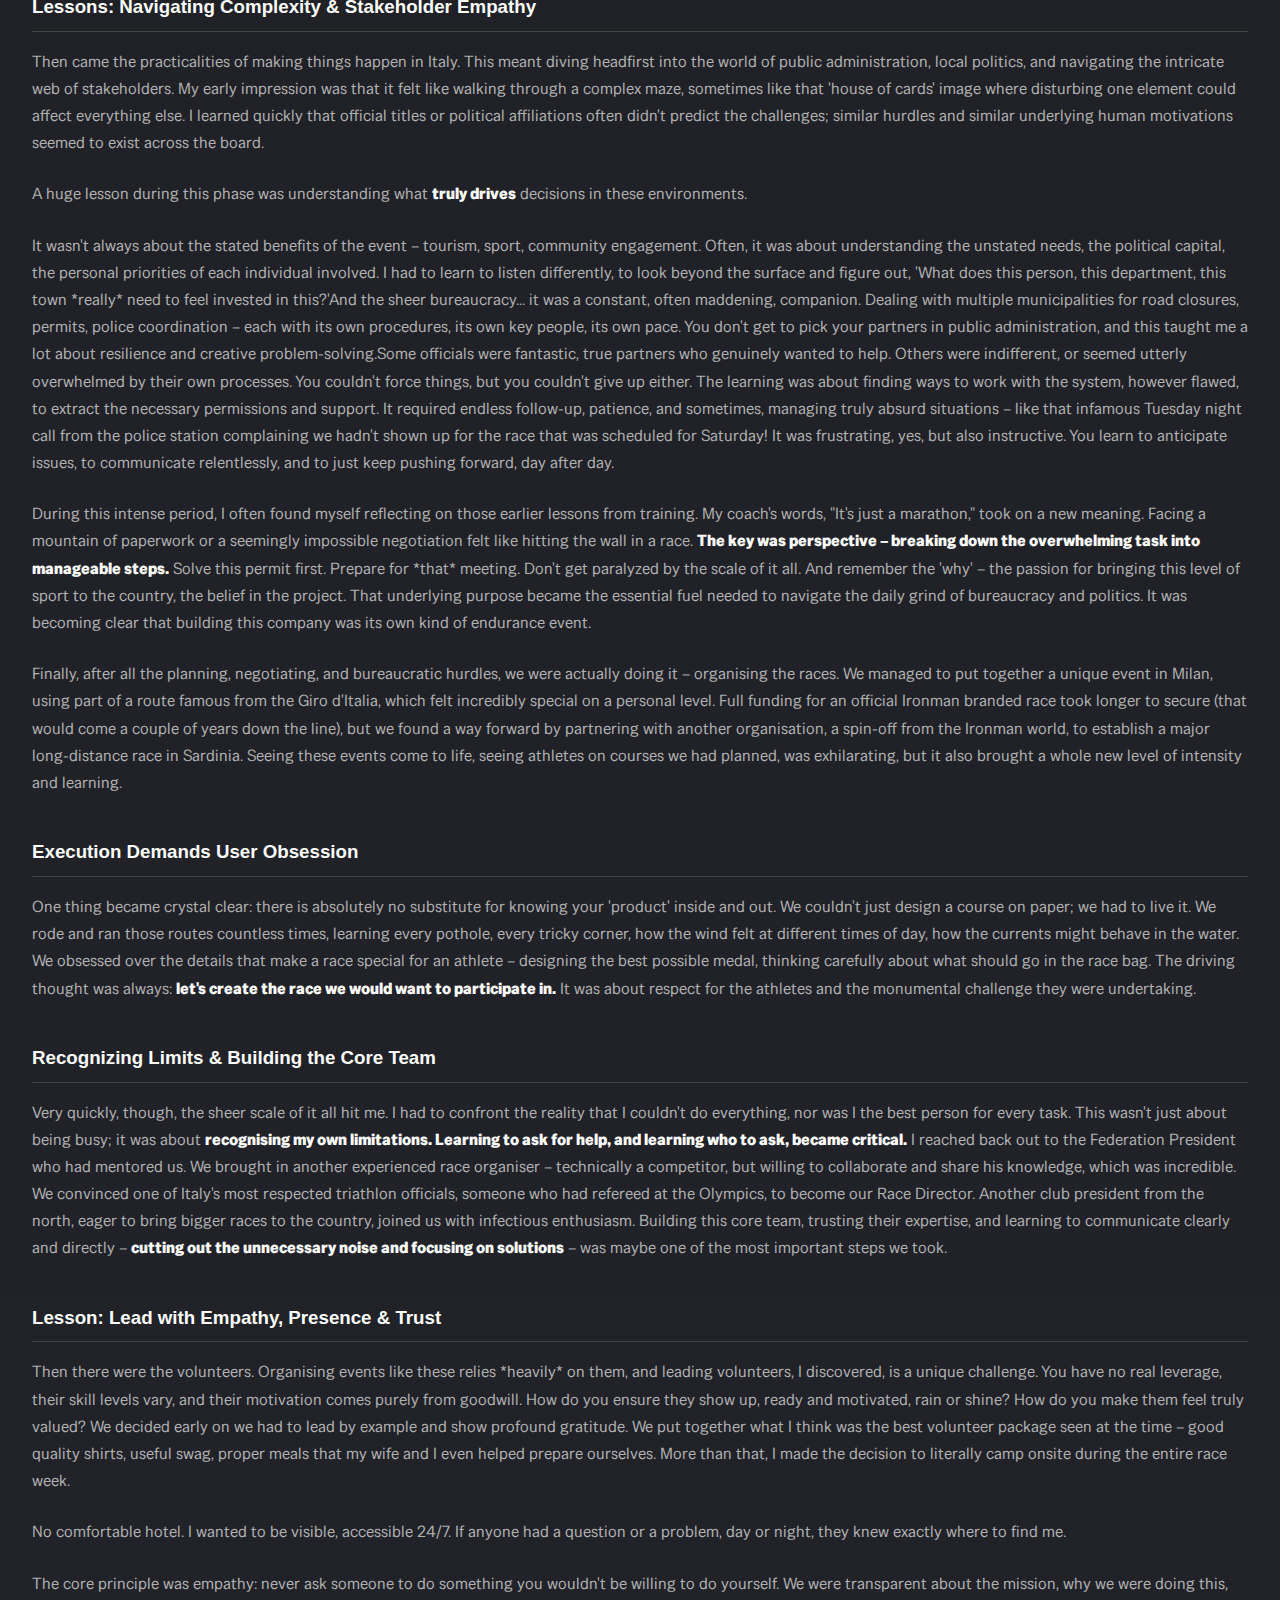
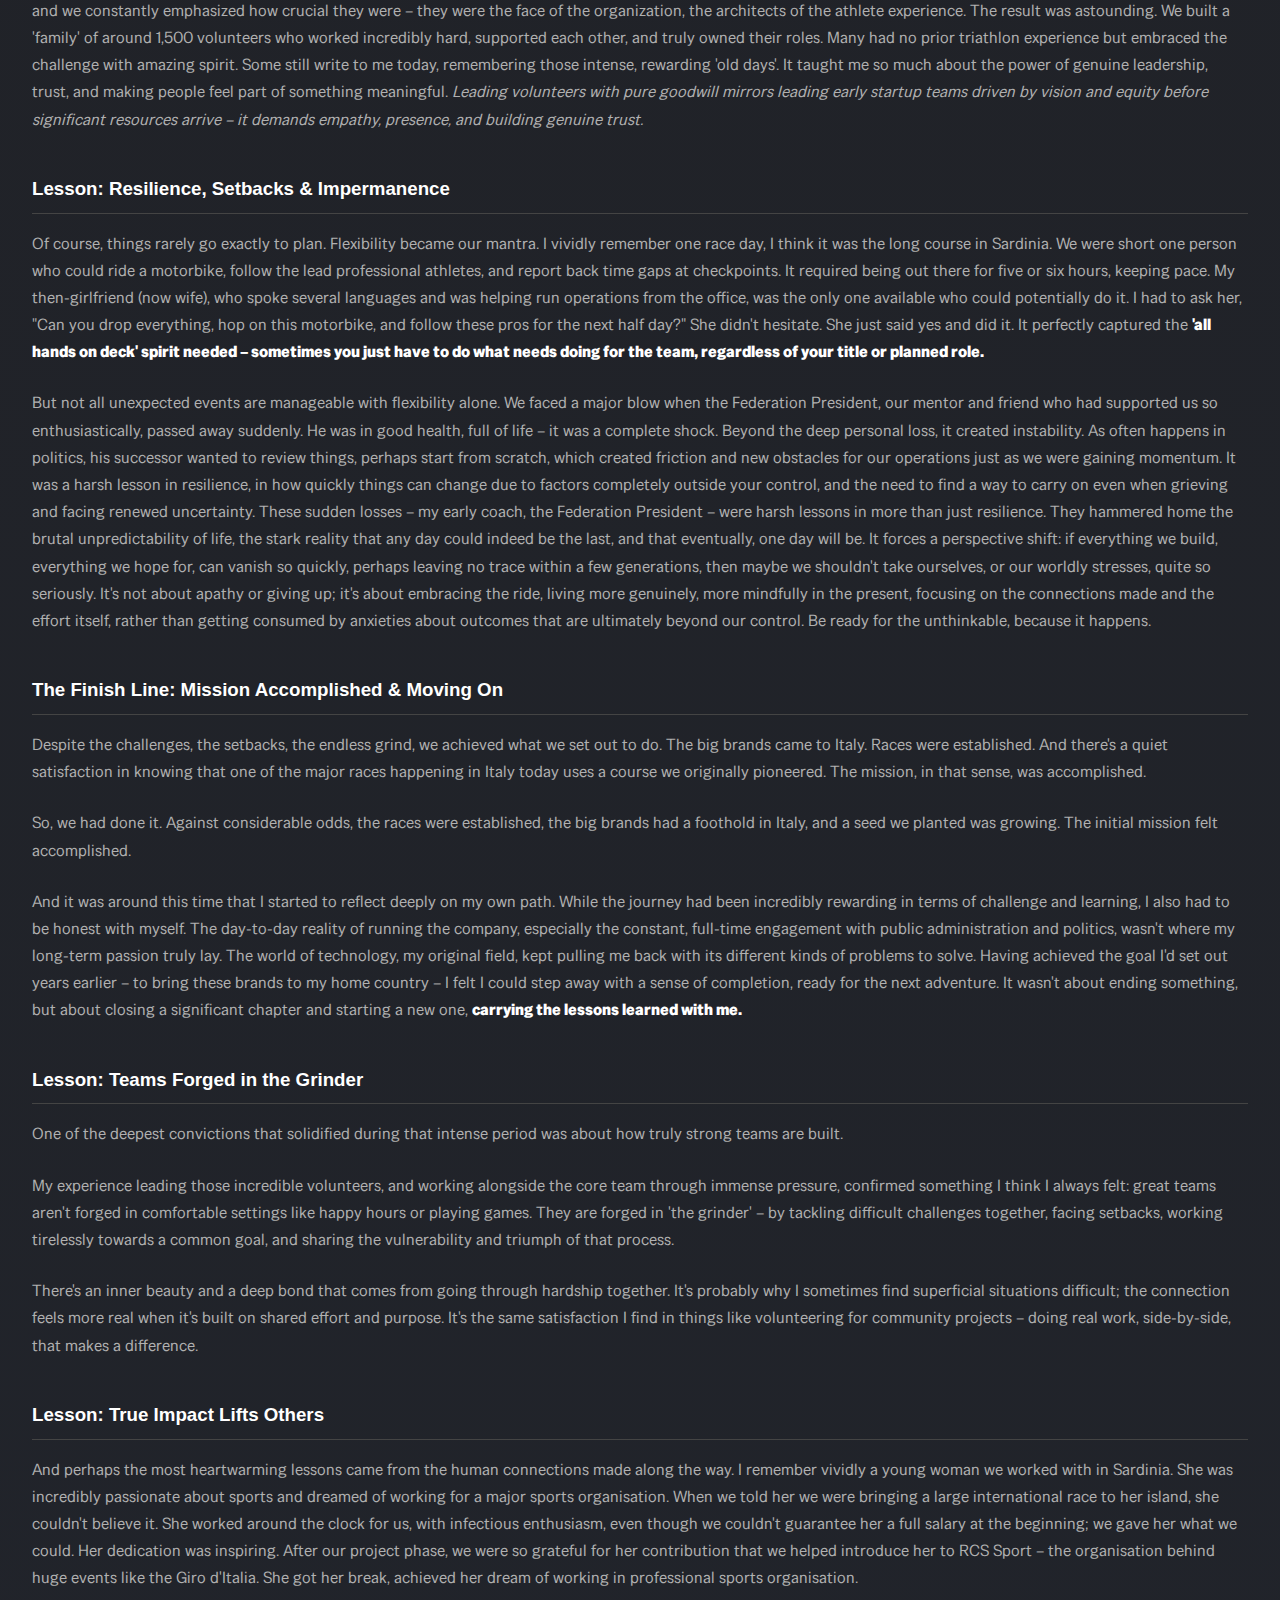
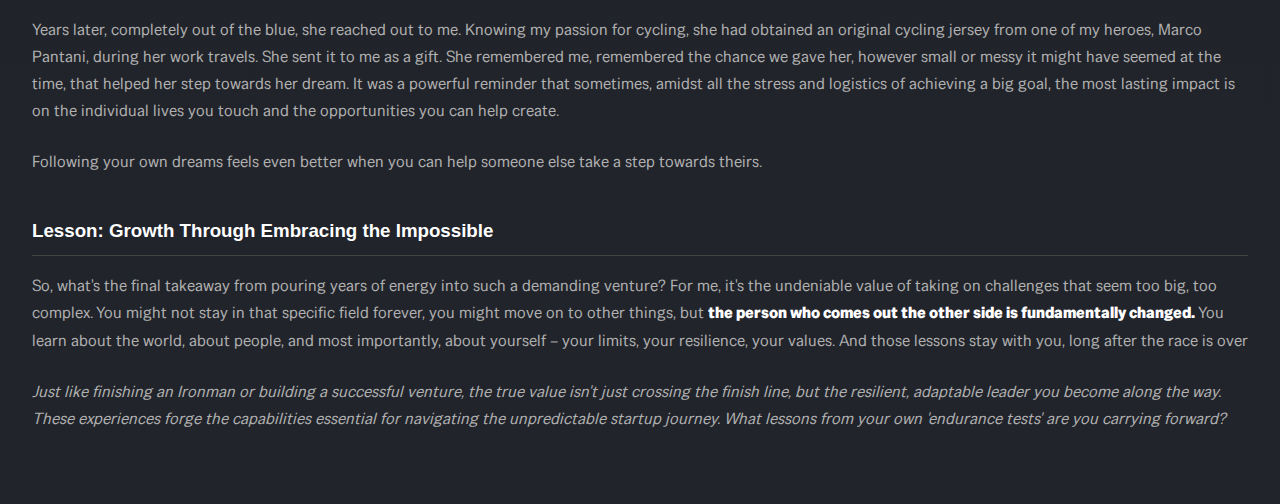
<file: OrganizinganIronman.html>
<!DOCTYPE html>
<html>

<head>
    <meta charset="UTF-8">
    <title>Lessons in Grit</title>
    <style>
        /* @import url('https://fonts.googleapis.com/css2?family=Domine:wght@400;500;600;700&display=swap'); */
        @import url('https://fonts.googleapis.com/css2?family=Special+Gothic&display=swap'); /* Import Special Gothic */

        body {
            /* font-family: 'Domine', Georgia, 'Times New Roman', Times, serif; */
            font-family: -apple-system, BlinkMacSystemFont, "Segoe UI", Roboto, Helvetica, Arial, sans-serif, "Apple Color Emoji", "Segoe UI Emoji", "Segoe UI Symbol"; /* Use system font stack */
            max-width: 1500px; /* Reduced max-width for better line length on wider screens */
            margin: 0 auto;
            padding: 3rem 2rem; /* Adjusted padding */
            line-height: 1.7; /* Slightly increased line height */
            color: #e0e0e0; /* Light default text color */
            background: linear-gradient(to bottom, #1f1f22, #21242b); /* Apply dark gradient background */
            min-height: 100vh; /* Ensure background covers full height */
        }

        h3 {
            color: #ffffff; /* Bright white for headings */
            margin-top: 2.5rem;
            margin-bottom: 1rem;
            border-bottom: 1px solid #444; /* Subtle separator */
            padding-bottom: 0.5rem;
            /* Use default body font for headings */
        }

        p {
            margin-bottom: 1.5rem;
            /* font-family: inherit; */
            font-family: "Special Gothic", -apple-system, BlinkMacSystemFont, "Segoe UI", Roboto, Helvetica, Arial, sans-serif, "Apple Color Emoji", "Segoe UI Emoji", "Segoe UI Symbol"; /* Use Special Gothic for paragraphs */
            color: #b0b0b0; /* Slightly dimmer light color for paragraphs */
        }

        strong, .bold, .bold-italic {
            font-weight: bold;
            color: #ffffff;
        }

        .italic {
            font-style: italic;
            color: #ccc;
        }

        .bold-italic {
            font-style: italic;
        }

        .pull-quote {
            /* font-style: italic; */ /* Removed italic */
            /* border-left: 4px solid #4a6182; */ /* Removed border */
            padding: 1rem 0; /* Adjusted padding (mostly vertical) */
            margin: 2.5rem auto; /* Adjusted margin for spacing */
            font-size: 1.4em; /* Increased size */
            color: #999999; /* Muted grey color */
            /* background-color: rgba(255, 255, 255, 0.03); */ /* Removed background */
            max-width: 80%; /* Slightly narrower */
            text-align: center; /* Center align text */
            font-weight: 500; /* Slightly bolder than normal paragraph but not full bold */
            /* Inherits Special Gothic font from <p> */
        }

        /* Style for the introductory scene */
        .intro-scene {
            font-style: italic;
            font-size: 1.25em; /* Slightly larger than regular text */
            color: #cccccc; /* Lighter grey */
            text-align: center;
            margin-bottom: 3rem; /* More space after intro */
            max-width: 900px; /* Control width */
            margin-left: auto;
            margin-right: auto;
            /* Uses Special Gothic font */
        }
        
    </style>
</head>

<body>
    


    <h1>Lessons in Grit:
        What Organizing Triathlons
        Taught Me About Business & Life</h1>
    <p><i>For founders, building a company is its own kind of endurance event, demanding immense grit, resilience, and strategic thinking under pressure. This journey organizing Ironman races offers parallels and hard-won lessons applicable to the startup marathon.</i></p>

    <h3>Immersion: Chaos & Calm</h3>
    <p > 
        Imagine yourself on the Mediterranean Sea, racing near Monaco. The start horn still echoes. You've just plunged into a churning chaos of water alongside three thousand bodies – a frantic explosion of bubbles, foam, splashing limbs, and a muffled roar that feels both exhilarating and terrifying. The water is a washing machine of close calls and shared adrenaline. 
         
        Then, you push off, find a sliver of space, and put your head down. Instantly, the world transforms. The roar fades to a deep, resonant hum. Everything outside is muted, distant. Down here, in the cool, incredible blue, there's only the rhythmic pull of your arms, the steady beat of your own heart in your ears, and the mesmerizing dance of sunlight filtering from above. A profound, almost sacred calm envelops you, a bubble of peace amidst the frenzy.
        
        You surface for air, gasping, and the world rushes back in – the sharp taste of salt, the feel of the sun warming your back, the undeniable rumble and splash of swimmers nearby. But now, looking towards the shore roughly a kilometer away, the chaos feels different. It's the energy of the challenge, and you can't help but smile, embracing the incredible day ahead.
    </p>
    <p>Looking back, it's interesting how life directs you. After finishing my engineering degree, there was
        this persistent feeling inside me. Not ambition, exactly, but <strong>a need to find out what I was really capable of.</strong> Maybe
        it came from hearing whispers, or direct words, that I wasn't quite measuring up. That feeling stayed with me. I
        felt drawn to finding a challenge, something intensely personal, where the only measure was my own effort and
        resilience.</p>

    <h3>The Spark: Rediscovering Swimming, Discovering Triathlon</h3>
    <p>My first proper job after university was at Vodafone – a stable, professional engineering role. The demanding nature of finishing my degree meant that sports, which had always been part of my life (some tennis, cycling, and competitive swimming when younger), had taken a backseat for a while. It felt good to be working, but I missed that physical outlet. A shift began unexpectedly at Vodafone. An older colleague learned I used to swim and suggested we hit the pool near our office during lunch breaks. We started going almost daily, and it felt fantastic to be back in the water, rediscovering that familiar effort. Then, one day, he casually asked, "Have you ever heard of triathlon?" He mentioned a club in Milan, thinking of joining.</p>
    <p>Triathlon... the idea immediately sparked something. It had always fascinated me, this multi-sport endurance challenge that seemed like the ultimate personal test I was subconsciously seeking. But my instant reaction was still, 'No way. Because of the running.' I truly disliked running and had always thought triathlon wasn't for me because of it. Maybe it was just a convenient excuse? This colleague, however, didn't just mention it; he encouraged me to give it a go, to face the running part. His nudge was what I needed. Feeling ready for a real challenge, <strong>I decided to push past the old excuse and chase that fascination. I signed up for the triathlon club.</strong></p>

    <p>When I first showed up, I didn't really know what I was doing, just that I had this burning desire to test
        myself. I was completely new to this world. You have to really picture what the world was like back then, though
        – this was the late 1990s, stretching into the very early 2000s. It feels like a different planet compared to
        now. Mobile phones were becoming more common, but they were simple devices, mostly for calls, maybe a clunky SMS
        message. Forget smartphones; they weren't really a thing yet. Internet? Yes, it existed, but it was often slow
        dial-up at home, not something constantly available in your pocket. There was absolutely no social media – no
        Facebook, no Instagram, no Twitter feeds. No WhatsApp or other instant messaging apps. Communication was mostly
        face-to-face, or planned phone calls using landlines or those basic mobiles – using phone numbers people often
        actually memorised! It meant your life could be more compartmentalized; this growing triathlon passion could
        exist in its own space, separate from work, in a way that feels almost impossible today.</p>

    <h3>Entering a New World: Finding Guidance and Humility</h3>
    <p>Thankfully, one of the experienced racers in the club back then, who also coached others, noticed me. He saw my
        raw enthusiasm, maybe also my lack of experience, and he essentially took me under his wing. His attitude was
        very practical and supportive: 'Okay,' he seemed to say, 'let's work together so you don't get injured straight
        away, and let's channel this passion of yours in the right direction.' It wasn't like I went out searching for a
        coach; it felt more like the right guidance found me when I took that first step.</p>

    <p>This coach, whose brother had competed in the Olympics, also shared something early on that really made me think.
        He said, basically, that in sports, you have the Olympians, and then everyone else. While performance
        varies wildly, the underlying drive, the human element, is very similar across the board for those who commit.
        As someone who deeply admired the Olympics, almost to the point of obsession, this idea struck me. It suggested
        <strong>focusing less on hierarchy and more on the personal commitment involved.</strong> Much later, when I had the chance to
        meet and even share some kilometers with actual Olympians, I saw the truth in this. The best were often
        incredibly humble, showing deep respect for everyone's effort, regardless of speed. It taught me a powerful
        lesson about <strong>humility being tied to true excellence.</strong></p>

    <p>Under the guidance of the coach I mentioned earlier, and another pivotal coach who—in what would become a sadly recurring theme in this journey—passed away suddenly, leaving an immense void but also life-transforming lessons, I discovered a capability I hadn't known was there. I started doing better than expected, eventually winning a national ranking as a non-professional athlete in my age group. Because of this, the Federation invited me to represent my country – an incredible honour. While the recognition felt good, it was the process itself – the discipline, the pushing of limits – that truly drew me in. I found myself loving the intensity of the Olympic distance races, but also becoming deeply fascinated by the almost mythical challenge of the Ironman. After managing my first half-Ironman (70.3), the pull towards the full distance became too strong to ignore. That became the next big mountain to climb.</p>

    <h3>Pushing Further: The Allure of Ironman</h3>
    <p>Preparing for that first full Ironman brought its own internal challenges. The sheer scale of it, especially the
        idea of running a marathon after the long swim and bike, felt overwhelming at times. I remember expressing this
        specific fear to my coach. His reply was typically direct:</p>
    
    <p >"When you get there, it's just a marathon."</p>
    
    <p>It sounded dismissive, almost crazy, at first. But as the hard training weeks went by, his words started to sink
        in. It was my first big lesson in the power of perspective.<strong>How much energy do we waste worrying about the enormity of a task instead of just focusing on the next step?</strong>
        Could I train my mind, not just my body, to frame this final leg not as an impossible barrier, but simply as the
        next phase of the journey? That question became central to my preparation. So, I was deep in this Ironman world, training hard, driven by that internal need to tackle the challenge. And I
        was determined to keep it separate from my professional life at Vodafone. In that era before constant online
        sharing, it was easier to have distinct parts of your life. This felt like my personal proving ground, maybe
        something that didn't quite fit the 'engineer' box, so I kept it quiet.</p>

    <h3>The Unplanned Broadcast: Unexpected Exposure</h3>
    <p>Then came a small request from a teammate at the triathlon club. He ran a tiny, niche magazine for trail runners
        – really small, maybe selling just a couple of hundred copies across the entire country. He asked if I could
        write a little something about my journey into triathlon, my motivations for attempting my first full Ironman. I
        agreed, thinking of it as just doing him a favour. I wrote something simple, sent it off, and honestly forgot
        about it. I couldn't imagine more than a handful of people ever seeing it.</p>

    <h3>An Unexpected Public Debut</h3>
    <p>The unexpected twist actually happened <strong>before</strong> the race even started. I was driving to Nice, France, focused on the huge challenge ahead. Suddenly, my phone started buzzing relentlessly – text messages and calls pouring in. Friends and colleagues were contacting me, asking, "Is that really you? Someone on the radio is talking about an engineer from Milan, Andrea Vasco, doing the Ironman in Nice this weekend!" I was completely stunned. That tiny article I'd written for my teammate's niche magazine, the one I thought maybe a handful of people would ever see, had somehow landed on the desk of a well-known Italian radio personality who followed endurance sports. And he decided to talk about my story, live on air, <strong>before</strong> I even reached the starting line! My quiet, personal challenge, the one I was trying to keep separate from my professional life, was suddenly public knowledge. Even though I'd wanted to keep it under wraps, I had the immediate, sinking realization that upon my return to Vodafone, everyone would likely know exactly what I'd been up to.</p>
    <p>When I eventually returned to work after the race, I braced myself for awkward questions or maybe even judgment. But the reaction was...
        surprising. People weren't critical; they were genuinely curious, even impressed. They wanted to hear about this
        'crazy' thing I had done. This unexpected positive feedback started a new line of thinking in my head. Maybe
        this intense passion wasn't something to hide? Maybe it resonated with people more than I thought? It also made me look more critically at the triathlon scene within Italy at the time. There was incredible
        passion, yes. People loved the sport. But the races themselves, compared to what I experienced in Nice, often
        lacked professionalism. Things like having basic changing facilities – sometimes just open areas where men and
        women changed together – or inconsistent course marking, or limited support. It wasn't through lack of heart,
        but perhaps lack of resources or experience in organising large-scale, polished events.</p>

    <h3>A Critical Look: Seeing the Opportunity</h3>
    <p>Connecting the dots – my own intense experience, the unexpected positive public reaction, and the state of local
        races – a new, audacious thought began to form: What if Italy was ready for a truly professional triathlon
        experience? What if we could bring a major international brand, like Ironman, here? The idea felt huge, maybe
        even impossible at first. But it wouldn't leave me alone.</p>

    <h3>Seeking Legitimacy: The Crucial Meeting</h3>
    <p>Taking the Federation President's words to heart, we did it. We formed the company, a step that felt momentous, crossing a line from passionate athletes with an idea to actual entrepreneurs. Almost immediately, the learning curve felt vertical. It struck me profoundly how different dreaming about a business is from the day-to-day reality of building and running one. My engineering background gave me certain analytical skills, but the business world, especially the events and sports management sphere we were entering, operated with an intensity I hadn't fully grasped. Suddenly, I was interacting with people who seemed to function on a different level – working tireless hours, switching between multiple languages effortlessly, making complex decisions with a speed that felt dizzying. It was intimidating but also energizing, showing me the level of dedication required. It wasn't just about having a good idea; <strong>execution, I realised, was everything,</strong> and it demanded skills I still needed to develop.</p>
    
    <h3>Lessons: Navigating Complexity & Stakeholder Empathy</h3>
    <p>Then came the practicalities of making things happen in Italy. This meant diving headfirst into the world of public administration, local politics, and navigating the intricate web of stakeholders. My early impression was that it felt like walking through a complex maze, sometimes like that 'house of cards' image where disturbing one element could affect everything else. I learned quickly that official titles or political affiliations often didn't predict the challenges; similar hurdles and similar underlying human motivations seemed to exist across the board.</p>

    <p>A huge lesson during this phase was understanding what <strong>truly drives</strong> decisions in these environments.</p>

    <p>It wasn't always about the stated benefits of the event – tourism, sport, community engagement. Often, it was
        about understanding the unstated needs, the political capital, the personal priorities of each individual
        involved. I had to learn to listen differently, to look beyond the surface and figure out, 'What does this
        person, this department, this town *really* need to feel invested in this?'And the sheer bureaucracy... it was a constant, often maddening, companion. Dealing with multiple municipalities for road closures,
        permits, police coordination – each with its own procedures, its own key people, its own pace. You don't get to
        pick your partners in public administration, and this taught me a lot about resilience and creative
        problem-solving.Some officials were fantastic, true partners who genuinely wanted to help. Others were indifferent, or seemed utterly overwhelmed by their own processes. You couldn't force things, but you couldn't give up either. The learning was about finding ways to work with the system, however flawed, to extract the necessary permissions and support. It required endless follow-up, patience, and sometimes, managing truly absurd situations – like that infamous Tuesday
        night call from the police station complaining we hadn't shown up for the race that was scheduled for Saturday!
        It was frustrating, yes, but also instructive. You learn to anticipate issues, to communicate relentlessly, and
        to just keep pushing forward, day after day.</p>

    <p>During this intense period, I often found myself reflecting on those earlier lessons from training. My coach's
        words, "It's just a marathon," took on a new meaning. Facing a mountain of paperwork or a seemingly impossible
        negotiation felt like hitting the wall in a race. <strong>The key was perspective – breaking down the overwhelming task
        into manageable steps.</strong> Solve this permit first. Prepare for *that* meeting. Don't get paralyzed by the scale of it all. And remember the 'why' – the passion for bringing this level of sport to the country, the belief in the project. That underlying
        purpose became the essential fuel needed to navigate the daily grind of bureaucracy and politics. It was becoming clear
        that building this company was its own kind of endurance event.</p>

    


    <p>Finally, after all the planning, negotiating, and bureaucratic hurdles, we were actually doing it – organising
        the races. We managed to put together a unique event in Milan, using part of a route famous from the Giro
        d'Italia, which felt incredibly special on a personal level. Full funding for an official Ironman branded race
        took longer to secure (that would come a couple of years down the line), but we found a way forward by
        partnering with another organisation, a spin-off from the Ironman world, to establish a major long-distance race
        in Sardinia. Seeing these events come to life, seeing athletes on courses we had planned, was exhilarating, but
        it also brought a whole new level of intensity and learning.</p>

        

    <h3>Execution Demands User Obsession</h3>
    <p>One thing became crystal clear: there is absolutely no substitute for knowing your 'product' inside and out. We couldn't just design a course on paper; we had to live it. We rode and ran those routes countless times,
        learning every pothole, every tricky corner, how the wind felt at different times of day, how the currents might
        behave in the water. We obsessed over the details that make a race special for an athlete – designing the best
        possible medal, thinking carefully about what should go in the race bag. The driving thought was always: <strong>let's
        create the race we would want to participate in.</strong> It was about respect for the athletes and the monumental challenge
        they were undertaking.</p>

    <h3>Recognizing Limits & Building the Core Team</h3>
    <p>Very quickly, though, the sheer scale of it all hit me. I had to confront the reality that I couldn't do
        everything, nor was I the best person for every task. This wasn't just about being busy; it was about <strong>recognising my own limitations. Learning to ask for help, and learning who to ask, became critical.</strong> I reached back out to the Federation President who had mentored us. We brought in another experienced race
        organiser – technically a competitor, but willing to collaborate and share his knowledge, which was incredible.
        We convinced one of Italy's most respected triathlon officials, someone who had refereed at the Olympics, to
        become our Race Director. Another club president from the north, eager to bring bigger races to the country,
        joined us with infectious enthusiasm. Building this core team, trusting their expertise, and learning to
        communicate clearly and directly – <strong>cutting out the unnecessary noise and focusing on solutions</strong> – was maybe one
        of the most important steps we took.</p>

    <h3>Lesson: Lead with Empathy, Presence & Trust</h3>
    <p>Then there were the volunteers. Organising events like these relies *heavily* on them, and leading volunteers, I
        discovered, is a unique challenge. You have no real leverage, their skill levels vary, and their motivation
        comes purely from goodwill. How do you ensure they show up, ready and motivated, rain or shine? How do you make them feel truly
        valued? We decided early on we had to lead by example and show profound gratitude. We put together what I think
        was the best volunteer package seen at the time – good quality shirts, useful swag, proper meals that my wife
        and I even helped prepare ourselves. More than that, I made the decision to literally camp onsite during the
        entire race week.</p>

    <p>No comfortable hotel. I wanted to be visible, accessible 24/7. If anyone had a question or a problem, day or
        night, they knew exactly where to find me.</p>

    <p>The core principle was empathy: never ask someone to do something you wouldn't be willing to do yourself. We were transparent about the mission, why we were doing this, and we constantly emphasized how crucial they were
        – they were the face of the organization, the architects of the athlete experience. The result was astounding.
        We built a 'family' of around 1,500 volunteers who worked incredibly hard, supported each other, and truly owned
        their roles. Many had no prior triathlon experience but embraced the challenge with amazing spirit. Some still
        write to me today, remembering those intense, rewarding 'old days'. It taught me so much about the power of genuine leadership, trust, and making people feel part of something
        meaningful. <i>Leading volunteers with pure goodwill mirrors leading early startup teams driven by vision and equity before significant resources arrive – it demands empathy, presence, and building genuine trust.</i></p>

    <h3>Lesson: Resilience, Setbacks & Impermanence</h3>
    <p>Of course, things rarely go exactly to plan. Flexibility became our mantra. I vividly remember one race day, I think it was the long course in Sardinia. We were short one person who could
        ride a motorbike, follow the lead professional athletes, and report back time gaps at checkpoints. It required
        being out there for five or six hours, keeping pace. My then-girlfriend (now wife), who spoke several languages
        and was helping run operations from the office, was the only one available who could potentially do it. I had to
        ask her, "Can you drop everything, hop on this motorbike, and follow these pros for the next half day?" She
        didn't hesitate. She just said yes and did it. It perfectly captured the <strong>'all hands on deck' spirit needed – sometimes you just have to do what needs doing for
        the team, regardless of your title or planned role.</strong></p>

    <p>But not all unexpected events are manageable with flexibility alone. We faced a major blow when the Federation
        President, our mentor and friend who had supported us so enthusiastically, passed away suddenly. He was in good
        health, full of life – it was a complete shock. Beyond the deep personal loss, it created instability. As often
        happens in politics, his successor wanted to review things, perhaps start from scratch, which created friction
        and new obstacles for our operations just as we were gaining momentum. It was a harsh lesson in resilience, in how quickly things can change due to factors completely outside your
        control, and the need to find a way to carry on even when grieving and facing renewed uncertainty. These sudden losses – my early coach, the Federation President – were harsh lessons in more than just resilience. They hammered home the brutal unpredictability of life, the stark reality that any day could indeed be the last, and that eventually, one day will be. It forces a perspective shift: if everything we build, everything we hope for, can vanish so quickly, perhaps leaving no trace within a few generations, then maybe we shouldn't take ourselves, or our worldly stresses, quite so seriously. It's not about apathy or giving up; it's about embracing the ride, living more genuinely, more mindfully in the present, focusing on the connections made and the effort itself, rather than getting consumed by anxieties about outcomes that are ultimately beyond our control. Be ready for the unthinkable, because it happens.</p>

    <h3>The Finish Line: Mission Accomplished & Moving On</h3>
    <p>Despite the challenges, the setbacks, the endless grind, we achieved what we set out to do. The big brands came
        to Italy. Races were established. And there's a quiet satisfaction in knowing that one of the major races
        happening in Italy today uses a course we originally pioneered. The mission, in that sense, was accomplished.
    </p>

    <p>So, we had done it. Against considerable odds, the races were established, the big brands had a foothold in
        Italy, and a seed we planted was growing. The initial mission felt accomplished.</p>
        
    <p>And it was around this time
        that I started to reflect deeply on my own path. While the journey had been incredibly rewarding in terms of
        challenge and learning, I also had to be honest with myself. The day-to-day reality of running the company,
        especially the constant, full-time engagement with public administration and politics, wasn't where my long-term
        passion truly lay. The world of technology, my original field, kept pulling me back with its different kinds of
        problems to solve. Having achieved the goal I'd set out years earlier – to bring these brands to my home country
        – I felt I could step away with a sense of completion, ready for the next adventure. It wasn't about ending
        something, but about closing a significant chapter and starting a new one, <strong>carrying the lessons learned with me.</strong>
    </p>

    <h3>Lesson: Teams Forged in the Grinder</h3>
    <p>One of the deepest convictions that solidified during that intense period was about how truly strong teams are
        built.</p>

    <p>My experience leading those incredible volunteers, and working alongside the core team through immense pressure, confirmed something I think I always felt: great teams aren't forged in comfortable settings like happy hours or playing games. They are forged in 'the grinder' – by tackling difficult challenges together, facing setbacks, working tirelessly towards a common goal, and sharing the vulnerability and triumph of that process.</p>

    <p>There's an
        inner beauty and a deep bond that comes from going through hardship together. It's probably why I sometimes find
        superficial situations difficult; the connection feels more real when it's built on shared effort and purpose.
        It's the same satisfaction I find in things like volunteering for community projects – doing real work,
        side-by-side, that makes a difference.</p>

    <h3>Lesson: True Impact Lifts Others</h3>
    <p>And perhaps the most heartwarming lessons came from the human connections made along the way. I remember vividly
        a young woman we worked with in Sardinia. She was incredibly passionate about sports and dreamed of working for
        a major sports organisation. When we told her we were bringing a large international race to her island, she
        couldn't believe it. She worked around the clock for us, with infectious enthusiasm, even though we couldn't
        guarantee her a full salary at the beginning; we gave her what we could. Her dedication was inspiring. After our
        project phase, we were so grateful for her contribution that we helped introduce her to RCS Sport – the
        organisation behind huge events like the Giro d'Italia. She got her break, achieved her dream of working in
        professional sports organisation.</p>

    <p>Years later, completely out of the blue, she reached out to me. Knowing my passion for cycling, she had obtained
        an original cycling jersey from one of my heroes, Marco Pantani, during her work travels. She sent it to me as a
        gift. She remembered me, remembered the chance we gave her, however small or messy it might have seemed at the
        time, that helped her step towards her dream. It was a powerful reminder that sometimes, amidst all the stress
        and logistics of achieving a big goal, the most lasting impact is on the individual lives you touch and the
        opportunities you can help create.</p>

    <p>Following your own dreams feels even better when you can help someone else take a step towards theirs.</p>

    <h3>Lesson: Growth Through Embracing the Impossible</h3>
    <p>So, what's the final takeaway from pouring years of energy into such a demanding venture? For me, it's the
        undeniable value of taking on challenges that seem too big, too complex. You might not stay in that specific
        field forever, you might move on to other things, but <strong>the person who comes out the other side is fundamentally
        changed.</strong> You learn about the world, about people, and most importantly, about yourself – your limits, your
        resilience, your values. And those lessons stay with you, long after the race is over</p>

    <p><i>Just like finishing an Ironman or building a successful venture, the true value isn't just crossing the finish line, but the resilient, adaptable leader you become along the way. These experiences forge the capabilities essential for navigating the unpredictable startup journey. What lessons from your own 'endurance tests' are you carrying forward?</i></p>

    

    <p></p>
</body>

</html>
</file>
<file: style.css>
/* Basic Reset */
* {
    margin: 0;
    padding: 0;
    box-sizing: border-box;
}

html, body {
    height: 100%;
    width: 100%;
    overflow: hidden; /* Prevent vertical scroll on body */
    font-family: -apple-system, BlinkMacSystemFont, "Segoe UI", Roboto, Helvetica, Arial, sans-serif, "Apple Color Emoji", "Segoe UI Emoji", "Segoe UI Symbol"; /* Modern font stack */
    background-color: #121212; /* Dark background for the body */
    color: #e0e0e0; /* Light default text color */
}

.card-container {
    display: flex;
    overflow-x: scroll; /* Enable horizontal scrolling */
    overflow-y: hidden; /* Prevent vertical scrolling on container */
    width: 100%;
    height: 100%;
    scroll-snap-type: x mandatory; /* Enable snap scrolling on the X axis */
    -webkit-overflow-scrolling: touch; /* Smooth scrolling on iOS */
}

.card {
    flex: 0 0 100%; /* Make each card take full container width */
    width: 100%;
    height: 100%;
    scroll-snap-align: start; /* Snap to the start of each card */
    /* Removed flex centering to allow internal structure */
    /* display: flex; */
    /* flex-direction: column; */
    /* justify-content: center; */
    /* align-items: center; */
    overflow-y: auto; /* Allow vertical scrolling WITHIN a card if content exceeds height */
    padding: 5vh 5vw; /* Use viewport units for padding */
    /* background-color: #1e1e1e; /* Dark background for cards */
    background: linear-gradient(to bottom, #1f1f22, #21242b); /* Subtle grey-to-blue gradient */
    border-radius: 15px; /* Rounded corners for cards */
    margin: 0 10px; /* Add some space between cards visually if needed, adjust container padding if you use this */
    /* Optional: Add a subtle shadow for depth, though less noticeable in full screen */
    /* box-shadow: 0 4px 15px rgba(0, 0, 0, 0.2); */
    position: relative; /* Needed for absolute positioning of children */
}

/* Adjust margin for first and last card if margin is used */
.card:first-child {
    margin-left: 0;
}
.card:last-child {
    margin-right: 0;
    border-right: none; /* Remove border explicitly */
}

/* Remove the alternating colors and borders */
/*
.card:nth-child(odd) {
    background-color: #f0f0f0;
}
.card:nth-child(even) {
    background-color: #e8e8e8;
}
.card {
    border-right: 1px solid #ccc;
}
*/

/* Wrapper for content inside the card for max-width and centering */
.card-content-wrapper {
    max-width: 1100px;
    margin: 0 auto;
    height: 100%; /* Try to fill height */
    display: flex;
    flex-direction: column; /* Stack titles and subcard area vertically */
    justify-content: center; /* Center title block & subcard area vertically */
    align-items: center; /* Center title block & subcard area horizontally */
    padding-top: 5vh; /* Keep top padding */
    gap: 15px; /* REDUCED gap between title block and subcard area */
}

/* Headshot Styling */
.headshot {
    display: block;
    width: 800px; /* Increased size for rectangular photo */
    height: auto; /* Adjust height automatically */
    border-radius: 8px; /* Rounded corners */
    object-fit: cover; /* Ensure image covers the area well */
    margin: 0 auto 25px auto; /* Adjusted margin below */
    border: 5px solid #f5f5f5; /* White-ish border */
    transform: rotate(-3deg); /* Slight rotation */
    box-shadow: 5px 5px 15px rgba(0, 0, 0, 0.5); /* Enhance shadow for photo effect */
}

/* Contact Info Styling */
.contact-info p {
    text-align: center;
    color: #ccc;
    font-size: 1em;
    margin-bottom: 5px;
    line-height: 1.4;
}

/* Specific style for Contact subcard */
.contact-sub-card {
    background-color: #424242; /* Darker pastel grey for dark mode */
    border-color: #555;
    max-width: 800px; /* Increased max-width */
    padding: 15px 20px;
    transform: rotate(0deg); /* No rotation */
}

/* New container for the subcards */
.subcard-area {
    display: flex;
    flex-wrap: wrap; /* Allow subcards to wrap */
    justify-content: center; /* Center subcards */
    align-items: flex-start; /* Align tops of subcards in a row */
    gap: 20px; /* Gap between subcards */
    width: 100%; /* Take full width of the wrapper */
    padding: 0 10px; /* Add slight horizontal padding if needed */
}

/* Basic styling for content within cards (adjust as needed) */
.card h1 {
    font-size: 3em; /* Reverted size */
    margin-bottom: 20px; /* Reverted margin */
    color: #ffffff; /* Bright white for headings */
    text-align: center; /* Center main titles */
}

.card h2 {
    font-size: 1.2em; /* Reverted size */
    color: #888; /* Dim color for subheadings/lesson numbers */
    text-transform: uppercase;
    letter-spacing: 1px; /* Reverted spacing */
    text-align: center;
    margin-bottom: 2px; /* FURTHER REDUCED margin below H2 */
    /* font-weight: normal; Removed lighter weight */
}

.card h3 {
    font-size: 1.8em;
    color: #eee;
    margin-top: 30px;
    margin-bottom: 15px;
    text-align: center;
}

.card p {
    font-size: 1.2em;
    max-width: 800px;
    text-align: left; /* Left-align paragraphs for readability */
    line-height: 1.7;
    color: #b0b0b0; /* Slightly dimmer light color for paragraphs */
    margin: 0 auto 15px auto; /* Center paragraph block */
    font-family: "Special Gothic", -apple-system, BlinkMacSystemFont, "Segoe UI", Roboto, Helvetica, Arial, sans-serif, "Apple Color Emoji", "Segoe UI Emoji", "Segoe UI Symbol"; /* Apply Special Gothic */
}

/* Specific styles for richer content */
.story-quote {
    font-style: italic;
    border-left: 3px solid #444;
    padding-left: 20px;
    margin: 25px auto;
    max-width: 700px;
    color: #ccc;
    font-size: 1.1em;
}

.lesson-highlight {
    background-color: rgba(255, 255, 255, 0.05);
    padding: 20px;
    border-radius: 8px;
    margin: 30px auto;
    max-width: 750px;
}

.lesson-highlight strong {
    color: #fff;
}

.reflection-prompt {
    font-weight: bold;
    color: #ddd;
    text-align: center;
    margin-top: 40px;
    font-size: 1.1em;
}

.relevance {
    font-size: 0.9em;
    color: #888;
    text-align: center;
    margin: 10px auto 20px auto;
    max-width: 700px;
}

/* Navigation Dots Styling */
.card-nav {
    position: fixed;
    bottom: 20px; /* Position near the bottom */
    left: 50%;
    transform: translateX(-50%); /* Center the container */
    display: flex;
    gap: 10px; /* Space between dots */
    z-index: 10; /* Ensure it's above the cards */
}

.nav-dot {
    width: 12px;
    height: 12px;
    border-radius: 50%; /* Make them circles */
    background-color: #555; /* Inactive dot color */
    opacity: 0.6;
    cursor: pointer; /* Indicate they are clickable (if JS added) */
    transition: opacity 0.3s ease, background-color 0.3s ease;
}

.nav-dot.active {
    background-color: #ffffff; /* Active dot color */
    opacity: 1;
}

/* Optional: Hover effect */
.nav-dot:not(.active):hover {
    opacity: 0.8;
}

/* Subcard Styling */
.sub-card {
    background-color: #2a2a2e; /* Slightly lighter dark grey */
    border-radius: 10px; /* Rounded corners */
    padding: 20px 25px; /* Adjust padding - may need more bottom padding for logo */
    margin: 10px; /* Adjust margin for flex layout */
    max-width: 400px; /* Set a max-width for cards to fit side-by-side */
    min-width: 280px; /* Prevent cards from becoming too narrow */
    flex-grow: 1; /* Allow cards to grow */
    flex-basis: 300px; /* Base width before growing/shrinking */
    border: 1px solid #38383f; /* Subtle border */
    box-shadow: 3px 3px 8px rgba(0, 0, 0, 0.3); /* Add shadow for depth */
    transition: transform 0.2s ease-in-out; /* Smooth transition for hover */
    position: relative; /* Make sub-card the positioning context */
    padding-bottom: 45px; /* Increase bottom padding to ensure logo doesn't overlap text */
}

/* Add a subtle hover effect */
.sub-card:hover {
    transform: scale(1.02); /* Slightly enlarge on hover */
}

/* Specific style for Story subcards */
.story-sub-card {
    background-color: #3a4f6a; /* Lighter/softer desaturated blue */
    border-color: #4a6182;
    transform: rotate(-1deg); /* Slight rotation */
}

.story-sub-card:hover {
    transform: scale(1.02) rotate(-1deg);
}

/* Specific style for Question subcards */
.question-sub-card {
    background-color: #484c54; /* Lighter grey */
    border: 1px solid #5a5f66;
    border-color: #4a4f54;
    transform: rotate(1deg); /* Opposite rotation */
}

.question-sub-card:hover {
    transform: scale(1.02) rotate(1deg);
}

/* Specific style for Quote subcards */
.quote-sub-card {
    background-color: #fffacd; /* lemonchiffon - pastel yellow */
    border: 1px solid #fad7a0; /* Light orange/gold border */
    color: #333; /* Dark text for contrast */
    transform: rotate(0deg); /* No rotation for quotes */
    box-shadow: 4px 4px 10px rgba(0, 0, 0, 0.4); /* Slightly stronger shadow? */
}

.quote-sub-card:hover {
     transform: scale(1.03); /* Slightly more pop on hover */
}

/* Remove the previous connector style */
/*
.subcard-connector {
    width: 2px; 
    align-self: stretch; 
    background-image: linear-gradient(to bottom, #666 50%, transparent 50%); 
    background-size: 2px 8px; 
    background-repeat: repeat-y;
    margin: 10px 0; 
    flex-shrink: 0; 
    opacity: 0.4;
}
*/

/* NEW: Style for subcards that should connect to the next */
.connect-next {
    border-bottom: 2px dashed rgba(100, 100, 100, 0.6); /* Dashed line at the bottom */
    padding-bottom: 25px; /* Add extra padding to accommodate the border visually */
    margin-bottom: 25px; /* Add extra margin to create space for the line */
}

.quote-sub-card p {
    color: #222; /* Ensure dark text inside */
    font-style: italic;
    font-size: 1.15em;
    text-align: center;
    max-width: 90%; /* Allow text to fill more */
    margin: 10px auto;
}

/* Adjust default paragraph margin when inside a subcard */
.sub-card p {
    margin-bottom: 10px;
    max-width: 100%; /* Allow text to fill subcard */
    color: #d0d0d0; /* Slightly brighter text in subcards */
}

.sub-card p:last-child {
    margin-bottom: 0;
}

.sub-card h3 {
     font-size: 1.4em;
     color: #fff;
     margin-top: 0;
     margin-bottom: 15px;
     text-align: left;
}

/* Ensure reflection prompts are styled appropriately within subcards */
.question-sub-card .reflection-prompt {
    font-weight: bold;
    color: #f0f0f0; /* Even brighter for prompts */
    text-align: center;
    margin-top: 20px;
    margin-bottom: 0;
    font-size: 1.1em;
}

/* Style relevance text within question subcards */
.question-sub-card .relevance {
    font-size: 0.9em;
    color: #aaa;
    text-align: center;
    margin: 15px auto 0 auto;
    max-width: 90%;
}

/* Card Top Image Styling (Absolute Positioned) */
.card-top-image {
    position: absolute;
    top: 4vh; /* Adjust vertical position */
    left: 50%; /* Center horizontally */
    width: 350px; /* Increased size */
    height: auto;
    border-radius: 8px;
    border: 4px solid #f0f0f0; /* Slightly off-white border */
    transform: translateX(-50%) rotate(5deg); /* Combine centering translation and rotation */
    box-shadow: 3px 3px 10px rgba(0, 0, 0, 0.4); /* Slightly smaller shadow */
    z-index: 5; /* Ensure it's above background but potentially below foreground elements if needed */
}

/* Specific styling for image on Card 3 */
#card-3 .card-top-image {
    top: auto; /* Remove top positioning */
    left: auto; /* Remove left positioning */
    bottom: 20vh; /* Position near the bottom */
    right: 20vw;  /* Position near the right */
    transform: rotate(-5deg); /* Reverse the tilt */
}

/* Styling for logos inside subcards */
.subcard-logo {
    position: absolute;
    bottom: -80px; /* Position from the bottom */
    right: -50px;  /* Position from the right */
    width: 200px;  /* Small logo size */
    height: auto;
    opacity: 1; /* Slightly transparent */
    z-index: 2;   /* Ensure it's above text if necessary */
}
</file>
